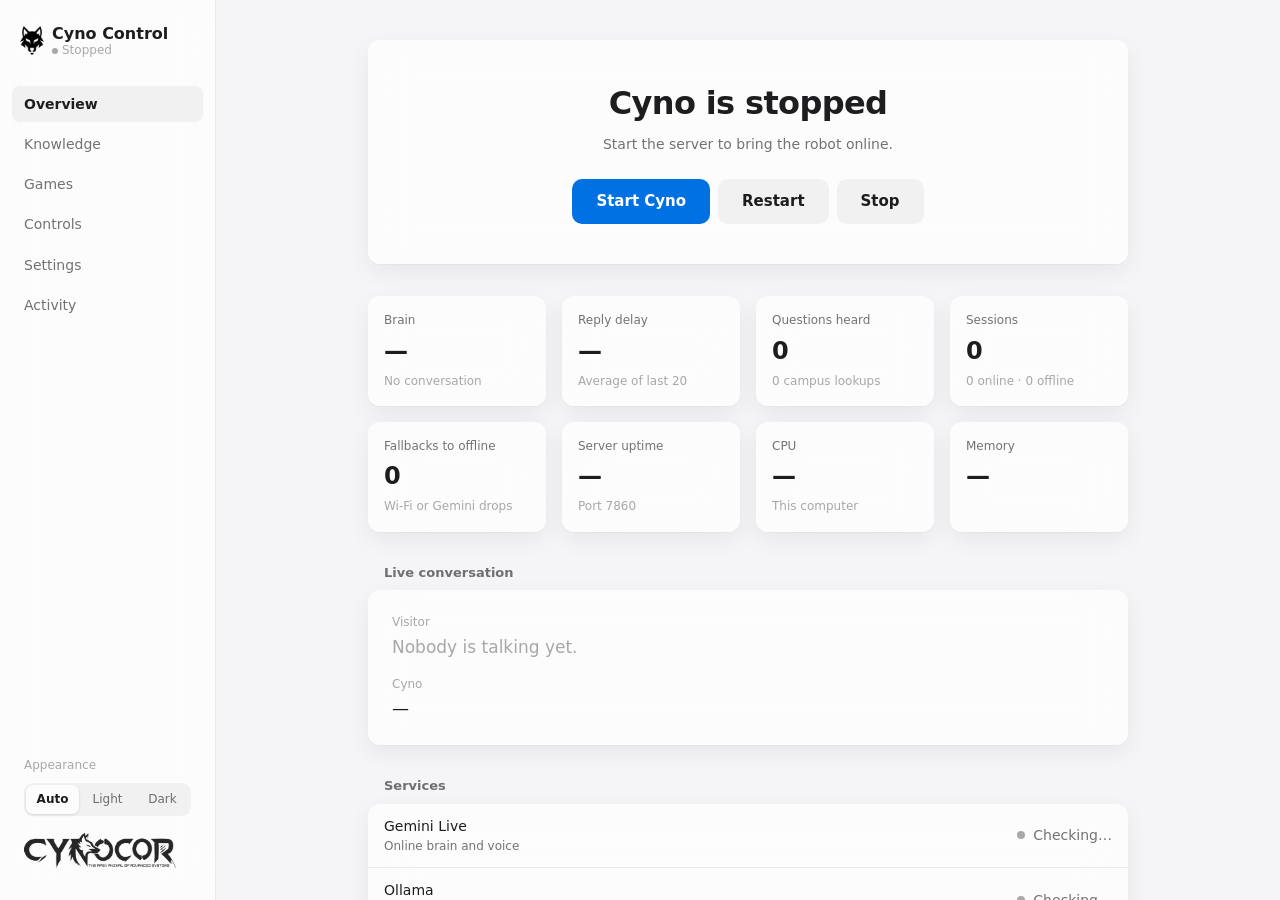
<file: cyno/control/ui.html>
<!DOCTYPE html>
<html lang="en">
<head>
<meta charset="UTF-8" />
<meta name="viewport" content="width=device-width, initial-scale=1.0" />
<title>Cyno Control</title>
<style>
  /* Four colors: background, surface, text (with opacity steps), one accent. */
  :root {
    --bg: #f5f5f7;
    --surface: rgba(255, 255, 255, 0.72);
    --text: 29, 29, 31;
    --accent: #0071e3;
    --ink: rgb(var(--text));
    --ink-2: rgba(var(--text), 0.62);
    --ink-3: rgba(var(--text), 0.38);
    --hair: rgba(var(--text), 0.08);
    --fill: rgba(var(--text), 0.05);
    --shadow: 0 1px 2px rgba(0, 0, 0, 0.04), 0 8px 24px rgba(0, 0, 0, 0.06);
    --radius: 12px;
    --ease: cubic-bezier(0.2, 0.8, 0.2, 1);
    --font: -apple-system, BlinkMacSystemFont, "SF Pro Text", "Segoe UI Variable Text", "Segoe UI", Inter, system-ui, sans-serif;
    --mono: ui-monospace, "SF Mono", "Cascadia Mono", Consolas, Menlo, monospace;
  }
  /* Dark palette: follows the system ("Auto") unless the app's Appearance switch says Light or Dark. */
  :root[data-theme="dark"] {
    --bg: #1c1c1e;
    --surface: rgba(44, 44, 46, 0.72);
    --text: 245, 245, 247;
    --accent: #0a84ff;
    --hair: rgba(var(--text), 0.1);
    --fill: rgba(var(--text), 0.07);
    --shadow: 0 1px 2px rgba(0, 0, 0, 0.3), 0 8px 24px rgba(0, 0, 0, 0.25);
    color-scheme: dark;
  }
  @media (prefers-color-scheme: dark) {
    :root:not([data-theme="light"]) {
      --bg: #1c1c1e;
      --surface: rgba(44, 44, 46, 0.72);
      --text: 245, 245, 247;
      --accent: #0a84ff;
      --hair: rgba(var(--text), 0.1);
      --fill: rgba(var(--text), 0.07);
      --shadow: 0 1px 2px rgba(0, 0, 0, 0.3), 0 8px 24px rgba(0, 0, 0, 0.25);
      color-scheme: dark;
    }
  }
  :root[data-theme="light"] { color-scheme: light; }
  body { transition: background-color .3s var(--ease), color .3s var(--ease); }

  * { box-sizing: border-box; margin: 0; padding: 0; }
  html, body { height: 100%; }
  body {
    background: var(--bg); color: var(--ink); font: 400 14px/1.45 var(--font);
    -webkit-font-smoothing: antialiased; display: flex; overflow: hidden; user-select: none;
  }
  button, input, select { font: inherit; color: inherit; }

  /* ---------- Sidebar ---------- */
  nav {
    width: 216px; flex: none; padding: 24px 12px; display: flex; flex-direction: column; gap: 4px;
    background: var(--surface); backdrop-filter: saturate(180%) blur(24px); -webkit-backdrop-filter: saturate(180%) blur(24px);
    border-right: 1px solid var(--hair);
  }
  .brand { display: flex; align-items: center; gap: 8px; padding: 0 8px 24px; font-weight: 600; font-size: 16px; }
  .brand-dot { width: 10px; height: 10px; border-radius: 50%; background: var(--ink-3); transition: background .3s var(--ease); }
  .brand-dot.live { background: var(--accent); }
  .nav-item {
    appearance: none; border: 0; background: transparent; text-align: left; cursor: pointer;
    padding: 8px 12px; border-radius: 8px; color: var(--ink-2); transition: background .2s var(--ease), color .2s var(--ease);
  }
  .nav-item:hover { background: var(--fill); color: var(--ink); }
  .nav-item.active { background: var(--fill); color: var(--ink); font-weight: 600; }
  .nav-foot { margin-top: auto; padding: 8px 12px; color: var(--ink-3); font-size: 12px; }

  /* ---------- Content ---------- */
  main { flex: 1; overflow-y: auto; padding: 40px 48px 64px; }
  .page { max-width: 760px; margin: 0 auto; display: none; flex-direction: column; gap: 32px; }
  .page.active { display: flex; animation: enter .28s var(--ease); }
  @keyframes enter { from { opacity: 0; transform: translateY(8px); } }
  h1 { font-size: 28px; font-weight: 600; letter-spacing: -0.02em; }
  .lede { color: var(--ink-2); margin-top: 4px; }
  h2 { font-size: 13px; font-weight: 600; color: var(--ink-2); padding: 0 16px 8px; }

  .card {
    background: var(--surface); backdrop-filter: saturate(180%) blur(24px); -webkit-backdrop-filter: saturate(180%) blur(24px);
    border-radius: var(--radius); box-shadow: var(--shadow);
  }

  /* Hero */
  .hero { padding: 40px 32px; text-align: center; display: flex; flex-direction: column; align-items: center; gap: 8px; }
  .hero-title { font-size: 32px; font-weight: 600; letter-spacing: -0.02em; }
  .hero-sub { color: var(--ink-2); }
  .hero-actions { display: flex; gap: 8px; margin-top: 16px; }

  /* Buttons */
  .btn {
    appearance: none; border: 0; cursor: pointer; border-radius: 8px; padding: 8px 16px; font-weight: 600;
    background: var(--fill); color: var(--ink);
    transition: transform .15s var(--ease), background .2s var(--ease), opacity .2s var(--ease);
  }
  .btn:hover { background: var(--hair); }
  .btn:active { transform: scale(0.97); }
  .btn.primary { background: var(--accent); color: #fff; }
  .btn.primary:hover { opacity: 0.88; }
  .btn.large { padding: 12px 24px; font-size: 15px; border-radius: 10px; }
  .btn:disabled { opacity: 0.4; cursor: default; transform: none; }
  .link { color: var(--accent); text-decoration: none; cursor: pointer; }

  /* Stat tiles */
  .tiles { display: grid; grid-template-columns: repeat(4, 1fr); gap: 16px; }
  .tile { padding: 16px; display: flex; flex-direction: column; gap: 4px; min-height: 96px; }
  .tile-label { color: var(--ink-2); font-size: 12px; }
  .tile-value { font-size: 24px; font-weight: 600; letter-spacing: -0.01em; font-variant-numeric: tabular-nums; }
  .tile-note { color: var(--ink-3); font-size: 12px; }

  /* Grouped list (inset, like system settings) */
  .group { overflow: hidden; }
  .row { display: flex; align-items: center; gap: 16px; padding: 12px 16px; min-height: 48px; }
  .row + .row { border-top: 1px solid var(--hair); }
  .row-main { flex: 1; min-width: 0; }
  .row-title { font-weight: 400; }
  .row-sub { color: var(--ink-2); font-size: 12px; margin-top: 2px; }
  .row-value { color: var(--ink-2); text-align: right; }
  .status { display: inline-flex; align-items: center; gap: 8px; color: var(--ink-2); }
  .dot { width: 8px; height: 8px; border-radius: 50%; background: var(--ink-3); flex: none; }
  .dot.on { background: var(--accent); }

  /* Inputs */
  .field {
    width: 240px; padding: 8px 12px; border-radius: 8px; border: 0; outline: none;
    background: var(--fill); transition: box-shadow .2s var(--ease);
  }
  .field:focus { box-shadow: 0 0 0 3px color-mix(in srgb, var(--accent) 35%, transparent); }
  select.field { appearance: none; cursor: pointer; padding-right: 32px;
    background-image: linear-gradient(45deg, transparent 50%, var(--ink-2) 50%), linear-gradient(135deg, var(--ink-2) 50%, transparent 50%);
    background-position: calc(100% - 16px) 50%, calc(100% - 11px) 50%; background-size: 5px 5px; background-repeat: no-repeat; }
  .key-wrap { display: flex; gap: 8px; align-items: center; }

  /* Switch */
  .switch { position: relative; width: 44px; height: 26px; flex: none; }
  .switch input { opacity: 0; width: 0; height: 0; }
  .switch span { position: absolute; inset: 0; border-radius: 13px; background: var(--hair); cursor: pointer; transition: background .25s var(--ease); }
  .switch span::after {
    content: ""; position: absolute; top: 3px; left: 3px; width: 20px; height: 20px; border-radius: 50%;
    background: #fff; box-shadow: 0 1px 3px rgba(0, 0, 0, 0.2); transition: transform .25s var(--ease);
  }
  .switch input:checked + span { background: var(--accent); }
  .switch input:checked + span::after { transform: translateX(18px); }
  .switch input:disabled + span { opacity: 0.4; cursor: default; }

  /* Segmented control */
  .seg { display: inline-flex; padding: 2px; border-radius: 9px; background: var(--fill); gap: 2px; }
  .seg button {
    appearance: none; border: 0; background: transparent; cursor: pointer; padding: 6px 16px; border-radius: 7px;
    color: var(--ink-2); transition: background .2s var(--ease), color .2s var(--ease), box-shadow .2s var(--ease);
  }
  .seg button.on { background: var(--surface); color: var(--ink); font-weight: 600; box-shadow: 0 1px 3px rgba(0, 0, 0, 0.12); }

  /* Face alignment */
  .align-ctl { display: flex; align-items: center; gap: 8px; }
  .align-ctl input[type=range] { width: 200px; accent-color: var(--accent); }
  .align-ctl .num { width: 64px; text-align: right; padding: 6px 8px; }
  .align-ctl .step { padding: 5px 10px; min-width: 32px; }
  .align-pad { display: grid; grid-template-columns: repeat(3, 36px); gap: 4px; }
  .align-pad .btn { padding: 6px 0; }

  /* Games page */
  .pics { display: grid; grid-template-columns: repeat(auto-fill, minmax(132px, 1fr)); gap: 12px; padding: 4px 16px 16px; }
  .pics:empty { display: none; }
  .pic { position: relative; border-radius: 10px; overflow: hidden; background: var(--fill); aspect-ratio: 4 / 3; }
  .pic img { width: 100%; height: 100%; object-fit: cover; display: block; }
  .pic span { position: absolute; left: 0; right: 0; bottom: 0; padding: 4px 8px; font-size: 11px; color: #fff; background: rgba(0, 0, 0, 0.55);
    white-space: nowrap; overflow: hidden; text-overflow: ellipsis; }
  .pic button { position: absolute; top: 6px; right: 6px; width: 26px; height: 26px; border-radius: 50%; border: 0; cursor: pointer;
    background: rgba(0, 0, 0, 0.6); color: #fff; font-size: 14px; line-height: 1; }
  .pic button:hover { background: #d33; }
  .dim { opacity: 0.45; pointer-events: none; }

  /* Conversation */
  .convo { padding: 24px; display: flex; flex-direction: column; gap: 16px; }
  .say-label { font-size: 12px; color: var(--ink-3); margin-bottom: 4px; }
  .say { font-size: 17px; line-height: 1.4; }
  .say.muted { color: var(--ink-3); }

  /* Logs */
  .log {
    font: 12px/1.6 var(--mono); padding: 16px; height: 480px; overflow-y: auto; white-space: pre-wrap; word-break: break-word;
    user-select: text; color: var(--ink-2);
  }
  .log .err { color: var(--ink); font-weight: 600; }
  .bench { font: 12px/1.6 var(--mono); padding: 0 16px 16px; white-space: pre-wrap; color: var(--ink-2); user-select: text; }
  .bench:empty { display: none; }

  .toolbar { display: flex; align-items: center; gap: 16px; justify-content: space-between; padding: 0 0 8px; }

  /* Banner + toast */
  .banner { padding: 16px; display: none; align-items: center; gap: 16px; }
  .banner.show { display: flex; animation: enter .28s var(--ease); }
  .banner .row-main { color: var(--ink-2); }
  .toast {
    position: fixed; left: 50%; bottom: 32px; transform: translate(-50%, 16px); opacity: 0; pointer-events: none;
    padding: 12px 20px; border-radius: 999px; background: var(--surface); box-shadow: var(--shadow);
    backdrop-filter: blur(24px); -webkit-backdrop-filter: blur(24px); transition: opacity .25s var(--ease), transform .25s var(--ease);
  }
  .toast.show { opacity: 1; transform: translate(-50%, 0); }

  /* Brand (Cynocor logos are monochrome: black in light mode, white in dark mode) */
  .brand-mark { width: 24px; height: 29px; flex: none; background: url("assets/cynocor-wolf-black.png") center / contain no-repeat; }
  .wordmark { width: 152px; height: 36px; background: url("assets/cynocor-wordmark-black.png") left center / contain no-repeat; opacity: 0.85; }
  :root[data-theme="dark"] .brand-mark { background-image: url("assets/cynocor-wolf-white.png"); }
  :root[data-theme="dark"] .wordmark { background-image: url("assets/cynocor-wordmark-white.png"); }
  @media (prefers-color-scheme: dark) {
    :root:not([data-theme="light"]) .brand-mark { background-image: url("assets/cynocor-wolf-white.png"); }
    :root:not([data-theme="light"]) .wordmark { background-image: url("assets/cynocor-wordmark-white.png"); }
  }
  .appearance { display: flex; flex-direction: column; gap: 8px; padding: 0 0 16px; }
  .appearance .seg { width: 100%; }
  .appearance .seg button { flex: 1; padding: 6px 0; font-size: 12px; }
  .warn { font-size: 12px; color: var(--ink); background: var(--fill); border-radius: 8px; padding: 8px 12px; display: none; }
  .warn.show { display: block; }
  .brand-name { display: flex; flex-direction: column; line-height: 1.2; }
  .brand-name small { font-weight: 400; font-size: 12px; color: var(--ink-3); }

  /* Knowledge */
  textarea.field { width: 100%; min-height: 112px; resize: vertical; line-height: 1.5; font-family: var(--font); }
  .stack { padding: 16px; display: flex; flex-direction: column; gap: 8px; }
  .stack label { font-size: 12px; color: var(--ink-2); }
  .stack .field { width: 100%; }
  .stack-foot { display: flex; justify-content: space-between; align-items: center; gap: 8px; padding-top: 8px; }
  .hint { color: var(--ink-3); font-size: 12px; }
  .row.tap { cursor: pointer; transition: background .2s var(--ease); }
  .row.tap:hover { background: var(--fill); }
  .fact-answer { color: var(--ink-2); font-size: 12px; margin-top: 2px; overflow: hidden; text-overflow: ellipsis; white-space: nowrap; }
  .chip { font-size: 12px; padding: 2px 8px; border-radius: 999px; background: var(--fill); color: var(--ink-2); white-space: nowrap; }
  .chevron { color: var(--ink-3); }
  .search { display: flex; gap: 8px; }
  .search .field { flex: 1; width: auto; }
  .result { padding: 12px 16px; border-top: 1px solid var(--hair); }
  .result:first-child { border-top: 0; }
  .empty { padding: 24px 16px; text-align: center; color: var(--ink-3); }

  /* Sheet (modal editor) */
  .scrim {
    position: fixed; inset: 0; background: rgba(0, 0, 0, 0.18); display: flex; align-items: center; justify-content: center;
    opacity: 0; pointer-events: none; transition: opacity .25s var(--ease); z-index: 50;
  }
  .scrim.show { opacity: 1; pointer-events: auto; }
  .sheet {
    width: min(560px, calc(100% - 48px)); max-height: calc(100% - 48px); overflow-y: auto; padding: 24px;
    display: flex; flex-direction: column; gap: 16px; transform: translateY(16px) scale(0.98); transition: transform .3s var(--ease);
    background: var(--bg); border-radius: 16px; box-shadow: 0 24px 64px rgba(0, 0, 0, 0.2);
  }
  .scrim.show .sheet { transform: none; }
  .sheet h3 { font-size: 20px; font-weight: 600; letter-spacing: -0.01em; }
  .sheet .stack { padding: 0; }
  .sheet-foot { display: flex; gap: 8px; align-items: center; }
  .sheet-foot .spacer { flex: 1; }

  @media (max-width: 1000px) { .tiles { grid-template-columns: repeat(2, 1fr); } main { padding: 32px 24px 48px; } }
</style>
</head>
<body>
  <nav>
    <div class="brand">
      <span class="brand-mark" role="img" aria-label="Cynocor"></span>
      <span class="brand-name">Cyno Control<small><span class="brand-dot" id="brandDot" style="display:inline-block;width:6px;height:6px;margin-right:4px;vertical-align:middle"></span><span id="brandState">Stopped</span></small></span>
    </div>
    <button class="nav-item active" data-page="overview">Overview</button>
    <button class="nav-item" data-page="knowledge">Knowledge</button>
    <button class="nav-item" data-page="games">Games</button>
    <button class="nav-item" data-page="controls">Controls</button>
    <button class="nav-item" data-page="settings">Settings</button>
    <button class="nav-item" data-page="activity">Activity</button>
    <div class="nav-foot">
      <div class="appearance">
        <span class="hint">Appearance</span>
        <div class="seg" id="segTheme2" role="group" aria-label="Appearance"><button data-v="auto">Auto</button><button data-v="light">Light</button><button data-v="dark">Dark</button></div>
      </div>
      <div class="wordmark" role="img" aria-label="Cynocor, the apex animal of advanced systems"></div>
    </div>
  </nav>

  <main>
    <!-- ================= Overview ================= -->
    <section class="page active" id="overview">
      <div class="card hero">
        <div class="hero-title" id="heroTitle">Cyno is stopped</div>
        <div class="hero-sub" id="heroSub">Start the server to bring the robot online.</div>
        <div class="hero-actions">
          <button class="btn primary large" id="btnStart">Start Cyno</button>
          <button class="btn large" id="btnRestart">Restart</button>
          <button class="btn large" id="btnStop">Stop</button>
        </div>
      </div>

      <div class="tiles">
        <div class="card tile"><span class="tile-label">Brain</span><span class="tile-value" id="tMode">—</span><span class="tile-note" id="tModeNote">No conversation</span></div>
        <div class="card tile"><span class="tile-label">Reply delay</span><span class="tile-value" id="tDelay">—</span><span class="tile-note" id="tDelayNote">Average of last 20</span></div>
        <div class="card tile"><span class="tile-label">Questions heard</span><span class="tile-value" id="tTurns">0</span><span class="tile-note" id="tKb">0 campus lookups</span></div>
        <div class="card tile"><span class="tile-label">Sessions</span><span class="tile-value" id="tSessions">0</span><span class="tile-note" id="tSessionsNote">0 online · 0 offline</span></div>
        <div class="card tile"><span class="tile-label">Fallbacks to offline</span><span class="tile-value" id="tFallbacks">0</span><span class="tile-note">Wi-Fi or Gemini drops</span></div>
        <div class="card tile"><span class="tile-label">Server uptime</span><span class="tile-value" id="tUptime">—</span><span class="tile-note" id="tPort">Port 7860</span></div>
        <div class="card tile"><span class="tile-label">CPU</span><span class="tile-value" id="tCpu">—</span><span class="tile-note">This computer</span></div>
        <div class="card tile"><span class="tile-label">Memory</span><span class="tile-value" id="tMem">—</span><span class="tile-note" id="tMemNote"></span></div>
      </div>

      <div>
        <h2>Live conversation</h2>
        <div class="card convo">
          <div><div class="say-label">Visitor</div><div class="say muted" id="sayUser">Nobody is talking yet.</div></div>
          <div><div class="say-label">Cyno</div><div class="say" id="sayBot">—</div></div>
        </div>
      </div>

      <div>
        <h2>Services</h2>
        <div class="card group">
          <div class="row"><div class="row-main"><div class="row-title">Gemini Live</div><div class="row-sub">Online brain and voice</div></div><span class="status" id="sGemini"><span class="dot"></span>Checking…</span></div>
          <div class="row"><div class="row-main"><div class="row-title">Ollama</div><div class="row-sub" id="sOllamaSub">Offline brain</div></div><span class="status" id="sOllama"><span class="dot"></span>Checking…</span></div>
          <div class="row"><div class="row-main"><div class="row-title">Offline voice and hearing</div><div class="row-sub">Whisper and Kokoro, loaded at start</div></div><span class="status" id="sOffline"><span class="dot"></span>Not loaded</span></div>
        </div>
      </div>
    </section>

    <!-- ================= Knowledge ================= -->
    <section class="page" id="knowledge">
      <div><h1>Knowledge</h1><p class="lede">Teach Cyno what to say and how to behave. Changes apply from the next conversation.</p></div>

      <div>
        <h2>Instructions</h2>
        <div class="card stack">
          <label for="fInstructions">How Cyno should behave</label>
          <textarea class="field" id="fInstructions" placeholder="For example: Today is the IIT Open Day. Invite visitors to the Main Auditorium for the 10 AM welcome talk. Speak a little slower."></textarea>
          <label for="fGreeting">Greeting</label>
          <input class="field" id="fGreeting" />
          <div class="stack-foot">
            <span class="hint">Use instructions for behaviour and announcements. Put facts below so Cyno only answers what you've confirmed.</span>
            <button class="btn primary" id="btnSaveInstr">Save</button>
          </div>
        </div>
      </div>

      <div>
        <h2>Answer rules</h2>
        <div class="card group">
          <div class="row"><div class="row-main"><div class="row-title">Strict answers</div><div class="row-sub">Only confirmed facts, no guessing. If Cyno doesn't know or facts disagree, it says so and points to the front desk.</div></div><label class="switch"><input type="checkbox" id="swStrict" /><span></span></label></div>
          <div class="row"><div class="row-main"><div class="row-title">Social chat</div><div class="row-sub">Friendly small talk and clean jokes, with safety limits: no politics, religion, romance or personal details, and it never makes up campus facts. Off = receptionist questions only.</div></div><label class="switch"><input type="checkbox" id="swSocial" /><span></span></label></div>
          <div class="row"><div class="row-main"><div class="row-title">Stay on topic</div><div class="row-sub">Politely decline questions that aren't about IIT</div></div><label class="switch"><input type="checkbox" id="swOnTopic" /><span></span></label></div>
        </div>
      </div>

      <div>
        <div class="toolbar" style="padding:0 0 8px 16px">
          <h2 style="padding:0">Campus facts <span id="factCount" style="font-weight:400"></span></h2>
          <button class="btn primary" id="btnAddFact">Add fact</button>
        </div>
        <div class="card group" id="factList"></div>
      </div>

      <div>
        <h2>Try a question</h2>
        <div class="card group">
          <div class="row search"><input class="field" id="fTry" placeholder="Where is the library?" /><button class="btn" id="btnTry">Check</button></div>
          <div id="tryResults"></div>
        </div>
      </div>
    </section>

    <!-- ================= Games ================= -->
    <section class="page" id="games">
      <div><h1>Games</h1><p class="lede">Short games visitors play on the chest screen, by touch or by saying "play a game".</p></div>

      <div>
        <h2>Games on the robot</h2>
        <div class="card group">
          <div class="row"><div class="row-main"><div class="row-title">Games</div><div class="row-sub">Master switch. Off hides the Games button and Cynobot stops offering games.</div></div><label class="switch"><input type="checkbox" id="swGames" /><span></span></label></div>
          <div id="gameRows"></div>
        </div>
      </div>

      <div>
        <h2>Time limits</h2>
        <div class="card group">
          <div class="row"><div class="row-main"><div class="row-title">Longest game</div><div class="row-sub">A game ends at this time, then the screen goes back to receptionist mode.</div></div>
            <select class="field" id="selGameLimit" style="width:160px"><option value="60">1 minute</option><option value="120">2 minutes</option><option value="180">3 minutes</option><option value="300">5 minutes</option><option value="600">10 minutes</option></select></div>
          <div class="row"><div class="row-main"><div class="row-title">Close when nobody is playing</div><div class="row-sub">A tap game closes after this long with no touch.</div></div>
            <select class="field" id="selGameIdle" style="width:160px"><option value="20">20 seconds</option><option value="30">30 seconds</option><option value="45">45 seconds</option><option value="60">1 minute</option></select></div>
          <div class="row"><div class="row-main"><div class="row-title">Game sounds</div><div class="row-sub">Quiet bleeps for jumps, batteries and crashes in Cyno Run. Cynobot's voice is not affected.</div></div><label class="switch"><input type="checkbox" id="swGameSound" /><span></span></label></div>
        </div>
      </div>

      <div>
        <div class="list-head" style="display:flex;align-items:center;justify-content:space-between">
          <h2 style="padding:0">Picture Puzzle pictures <span id="picCount" style="font-weight:400"></span></h2>
          <button class="btn" id="btnAddPics">Add pictures…</button>
        </div>
        <div class="card group">
          <div class="row"><div class="row-main"><div class="row-sub" id="picNote">Landscape photos work best. With no pictures here, the puzzle uses the campus photos.</div></div></div>
          <div class="pics" id="picList"></div>
        </div>
      </div>

      <div>
        <h2>Questions and today's scores</h2>
        <div class="card group">
          <div class="row"><div class="row-main"><div class="row-title">Riddles and Find Your Degree questions</div><div class="row-sub">Opens data/game_content.json. Changes apply the next time a game starts.</div></div><button class="btn" id="btnGameContent">Open file</button></div>
          <div class="row"><div class="row-main"><div class="row-title">Today's best</div><div class="row-sub" id="bestToday">No games finished today.</div></div></div>
        </div>
      </div>
    </section>

    <!-- ================= Controls ================= -->
    <section class="page" id="controls">
      <div><h1>Controls</h1><p class="lede">Drive the robot's screens and test its fallbacks.</p></div>

      <div>
        <h2>Displays</h2>
        <div class="card group">
          <div class="row"><div class="row-main"><div class="row-title">Chest touchscreen</div><div class="row-sub">Microphone, speaker, captions and info cards</div></div><button class="btn" data-open="chest">Open</button></div>
          <div class="row"><div class="row-main"><div class="row-title">Locked chest screen</div><div class="row-sub" id="kioskSub">Full screen with no close button, so visitors can't close it. To unlock on the screen: tap the CYNOBOT logo 3 times, hold it for 10 seconds, then enter the PIN. Or unlock from here.</div></div>
            <div class="align-ctl"><input class="field" id="fKioskPin" type="password" inputmode="numeric" maxlength="8" placeholder="New PIN" style="width:110px" autocomplete="off" /><button class="btn" id="btnKioskPin">Set PIN</button><button class="btn primary" id="btnKiosk">Open locked</button></div></div>
          <div class="row"><div class="row-main"><div class="row-title">Chest background</div><div class="row-sub" id="sceneSub">The moving particle scene on the new chest screen. Lower it if the screen feels slow.</div></div>
            <select class="field" id="selScene" style="width:240px"><option value="auto">Automatic (recommended)</option><option value="full">Full: most particles</option><option value="light">Light: fewest particles</option><option value="off">Off: plain background</option></select></div>
          <div class="row"><div class="row-main"><div class="row-title">Face display</div><div class="row-sub">Second screen. Press F for fullscreen.</div></div><button class="btn" data-open="face">Open</button></div>
          <div class="row"><div class="row-main"><div class="row-title">Eye style</div><div class="row-sub">How the face's eyes look. Every expression (hearts, stars, a laugh, a wink...) works with both.</div></div>
            <select class="field" id="selEyes" style="width:180px"><option value="rings">Sparkle rings</option><option value="pills">Pills</option></select></div>
          <div class="row"><div class="row-main"><div class="row-title">Calm face</div><div class="row-sub">Stops the face glancing around, breathing and hopping, and blinks steadily. Expressions still show.</div></div><label class="switch"><input type="checkbox" id="swCalm" /><span></span></label></div>
          <div class="row"><div class="row-main"><div class="row-title">Face dozes off after</div><div class="row-sub">With nobody talking to Cynobot, the face gets sleepy. It wakes up when someone taps Tap to talk.</div></div>
            <select class="field" id="selSleep" style="width:180px"><option value="60">1 minute</option><option value="120">2 minutes</option><option value="300">5 minutes</option><option value="600">10 minutes</option><option value="0">Never</option></select></div>
        </div>
      </div>

      <div>
        <h2>Face</h2>
        <div class="card group">
          <div class="row"><div class="row-main"><div class="row-title">Expression</div><div class="row-sub">Overrides until Cyno next speaks</div></div>
            <div class="seg" id="segExpr"><button data-v="IDLE">Idle</button><button data-v="HAPPY">Happy</button><button data-v="THINKING">Thinking</button><button data-v="SPEAKING">Speaking</button></div></div>
          <div class="row"><div class="row-main"><div class="row-title">Color</div></div>
            <div class="seg" id="segTheme"><button data-v="RED">Red</button><button data-v="BLUE">Blue</button></div></div>
        </div>
      </div>

      <div>
        <h2>Devices</h2>
        <div class="card group">
          <div class="row"><div class="row-main"><div class="row-title">Microphone, speaker and camera</div><div class="row-sub" id="devSub">Which devices Cynobot uses. Only Cynobot changes; the computer's own sound settings stay as they are.</div></div><button class="btn" id="btnScanDev">Find devices</button></div>
          <div class="row"><div class="row-main"><div class="row-title">Microphone</div><div class="row-sub">Used from the next conversation</div></div><select class="field" id="selMic" data-kind="mic" style="width:300px"></select></div>
          <div class="row"><div class="row-main"><div class="row-title">Speaker</div><div class="row-sub">Changes straight away (Chrome or Edge)</div></div><select class="field" id="selSpeaker" data-kind="speaker" style="width:300px"></select></div>
          <div class="row"><div class="row-main"><div class="row-title">Camera</div><div class="row-sub">For Selfie with Cynobot</div></div><select class="field" id="selCamera" data-kind="camera" style="width:300px"></select></div>
        </div>
      </div>

      <div>
        <h2>Face alignment</h2>
        <div class="card group">
          <div class="row"><div class="row-main"><div class="row-title">Glow ring</div><div class="row-sub" id="alignSub">Move each edge of the glowing frame so it lines up with the head opening. Changes show on the face display straight away.</div></div><button class="btn" id="btnAlignReset">Reset</button></div>
          <div class="row"><div class="row-main"><div class="row-title">Top edge</div><div class="row-sub">Pixels from the top of the screen</div></div>
            <div class="align-ctl" data-side="top"><button class="btn step" data-d="-1">−</button><input type="range" min="0" max="300" /><button class="btn step" data-d="1">+</button><input class="field num" type="number" min="0" max="600" /></div></div>
          <div class="row"><div class="row-main"><div class="row-title">Bottom edge</div><div class="row-sub">Pixels from the bottom</div></div>
            <div class="align-ctl" data-side="bottom"><button class="btn step" data-d="-1">−</button><input type="range" min="0" max="300" /><button class="btn step" data-d="1">+</button><input class="field num" type="number" min="0" max="600" /></div></div>
          <div class="row"><div class="row-main"><div class="row-title">Left edge</div><div class="row-sub">Pixels from the left</div></div>
            <div class="align-ctl" data-side="left"><button class="btn step" data-d="-1">−</button><input type="range" min="0" max="300" /><button class="btn step" data-d="1">+</button><input class="field num" type="number" min="0" max="600" /></div></div>
          <div class="row"><div class="row-main"><div class="row-title">Right edge</div><div class="row-sub">Pixels from the right</div></div>
            <div class="align-ctl" data-side="right"><button class="btn step" data-d="-1">−</button><input type="range" min="0" max="300" /><button class="btn step" data-d="1">+</button><input class="field num" type="number" min="0" max="600" /></div></div>
          <div class="row"><div class="row-main"><div class="row-title">Corner roundness</div><div class="row-sub">Radius of the frame corners</div></div>
            <div class="align-ctl" data-side="radius"><button class="btn step" data-d="-1">−</button><input type="range" min="0" max="400" /><button class="btn step" data-d="1">+</button><input class="field num" type="number" min="0" max="400" /></div></div>
          <div class="row"><div class="row-main"><div class="row-title">Move or resize the whole ring</div><div class="row-sub">Arrows shift it by 2 px; centre buttons grow or shrink it on every side.</div></div>
            <div class="align-pad"><span></span><button class="btn" data-move="up" title="Move up">↑</button><span></span><button class="btn" data-move="left" title="Move left">←</button><button class="btn" data-move="grow" title="Bigger on every side">＋</button><button class="btn" data-move="right" title="Move right">→</button><button class="btn" data-move="shrink" title="Smaller on every side">－</button><button class="btn" data-move="down" title="Move down">↓</button><span></span></div></div>
        </div>
      </div>

      <div>
        <h2>Offline mode</h2>
        <div class="card group">
          <div class="row"><div class="row-main"><div class="row-title">Ollama</div><div class="row-sub">Must be running for offline answers</div></div><button class="btn" id="btnOllama">Start Ollama</button></div>
          <div class="row"><div class="row-main"><div class="row-title">Speed benchmark</div><div class="row-sub">Times Whisper, Ollama and Kokoro on this computer (1–3 min)</div></div><button class="btn" id="btnBench">Run</button></div>
          <div class="bench" id="benchOut"></div>
          <div class="row"><div class="row-main"><div class="row-title">Simulate Wi-Fi drop</div><div class="row-sub" id="outageSub">Cuts Gemini so you can watch Cyno fall back. Needs Debug tools.</div></div><label class="switch"><input type="checkbox" id="swOutage" /><span></span></label></div>
        </div>
      </div>
    </section>

    <!-- ================= Settings ================= -->
    <section class="page" id="settings">
      <div><h1>Settings</h1><p class="lede">Saved to <code>.env</code> on this computer. Restart Cyno to apply.</p></div>

      <div class="card banner" id="restartBanner">
        <div class="row-main">Saved. Restart Cyno to use the new settings.</div>
        <button class="btn primary" id="btnBannerRestart">Restart now</button>
      </div>

      <div>
        <h2>Online · Gemini</h2>
        <div class="card group">
          <div class="row"><div class="row-main"><div class="row-title">API key</div><div class="row-sub" id="keySub">Free from <a class="link" id="keyLink">aistudio.google.com/apikey</a></div></div>
            <div class="key-wrap"><input class="field" type="password" id="fKey" autocomplete="off" spellcheck="false" /><button class="btn" id="btnShowKey">Show</button></div></div>
          <div class="row"><div class="row-main"><div class="row-title">Voice</div></div><select class="field" data-key="GEMINI_VOICE"></select></div>
          <div class="row"><div class="row-main"><div class="row-title">Model</div><div class="row-sub">Leave empty for the default</div></div><input class="field" data-key="GEMINI_MODEL" placeholder="models/gemini-3.1-flash-live-preview" /></div>
          <div class="row"><div class="row-main"><div class="row-title">Languages</div><div class="row-sub">Add <code>si-LK</code> for Sinhala later</div></div><input class="field" data-key="CYNO_LANGUAGES" placeholder="en-US" /></div>
        </div>
      </div>

      <div>
        <h2>Offline · on this computer</h2>
        <div class="card group">
          <div class="row"><div class="row-main"><div class="row-title">Brain (Ollama model)</div><div class="row-sub">Smaller models answer faster</div></div><select class="field" data-key="OLLAMA_MODEL"></select></div>
          <div class="row"><div class="row-main"><div class="row-title">Hearing (Whisper model)</div><div class="row-sub">base.en is faster, small.en is more accurate</div></div><select class="field" data-key="WHISPER_MODEL"></select></div>
          <div class="row"><div class="row-main"><div class="row-title">Voice (Kokoro)</div></div><select class="field" data-key="KOKORO_VOICE"></select></div>
          <div class="row"><div class="row-main"><div class="row-title">Voice CPU threads</div><div class="row-sub">Empty = automatic</div></div><input class="field" data-key="KOKORO_THREADS" inputmode="numeric" placeholder="Automatic" /></div>
        </div>
      </div>

      <div>
        <h2>Server</h2>
        <div class="card group">
          <div class="row"><div class="row-main"><div class="row-title">Return to idle after</div><div class="row-sub">Seconds of silence before Cyno decides the visitor has left. 0 turns it off.</div></div><input class="field" data-key="CYNO_IDLE_SECS" inputmode="numeric" placeholder="40" /></div>
          <div class="row"><div class="row-main"><div class="row-title">Port</div></div><input class="field" data-key="PORT" inputmode="numeric" placeholder="7860" /></div>
          <div class="row"><div class="row-main"><div class="row-title">Always use offline mode</div><div class="row-sub">Rehearse without Gemini</div></div><label class="switch"><input type="checkbox" data-key="CYNO_FORCE_OFFLINE" /><span></span></label></div>
          <div class="row"><div class="row-main"><div class="row-title">Debug tools</div><div class="row-sub">Enables the Wi-Fi drop simulator</div></div><label class="switch"><input type="checkbox" data-key="CYNO_DEBUG" /><span></span></label></div>
        </div>
      </div>

      <div style="display:flex; justify-content:flex-end; gap:8px;">
        <button class="btn" id="btnRevert">Revert</button>
        <button class="btn primary" id="btnSave">Save</button>
      </div>
    </section>

    <!-- ================= Activity ================= -->
    <section class="page" id="activity">
      <div><h1>Activity</h1><p class="lede">Live server log.</p></div>
      <div>
        <div class="toolbar">
          <div class="seg" id="segLog"><button data-v="all" class="on">All</button><button data-v="err">Problems</button></div>
          <div style="display:flex; align-items:center; gap:16px;">
            <span class="status">Debug lines <label class="switch"><input type="checkbox" id="swDebugLines" /><span></span></label></span>
            <button class="btn" id="btnClearLog">Clear</button>
          </div>
        </div>
        <div class="card log" id="log"></div>
      </div>
    </section>
  </main>

  <div class="scrim" id="factScrim">
    <div class="sheet" role="dialog" aria-modal="true" aria-labelledby="factTitleHead">
      <h3 id="factTitleHead">New fact</h3>
      <div class="stack">
        <label for="fFactTitle">Title</label>
        <input class="field" id="fFactTitle" placeholder="Library" />
        <label for="fFactAnswer">What Cyno should say</label>
        <textarea class="field" id="fFactAnswer" placeholder="The library is on the second floor, next to the lifts. It's open from 8 AM to 8 PM."></textarea>
        <label for="fFactKeywords">Words visitors might use, separated by commas</label>
        <input class="field" id="fFactKeywords" placeholder="library, books, study, reading" />
        <span class="hint">Leave empty to use words from the title.</span>
        <div class="warn" id="overlapWarn"></div>
        <label for="fFactImage">Picture on the chest screen</label>
        <div style="display:flex;gap:8px"><select class="field" id="fFactImage" style="flex:1"></select><button class="btn" id="btnAddPicture" type="button">Add picture…</button></div>
        <label for="fFactIcon">Drawing the screen particles form</label>
        <select class="field" id="fFactIcon" style="width:100%">
          <option value="">Automatic (from the title and keywords)</option>
          <option value="pin">Map pin: places</option><option value="cap">Graduation cap: programmes</option>
          <option value="mail">Envelope: applying, email</option><option value="phone">Phone: contact</option>
          <option value="book">Open book: library, facilities</option><option value="globe">Globe: partners</option>
          <option value="people">People: staff, teams</option><option value="chip">Chip: Cynobot, technology</option>
          <option value="building">Building: about IIT</option>
        </select>
        <label for="fFactLink">Link shown as a QR code</label>
        <input class="field" id="fFactLink" placeholder="https://… or mailto:name@iit.ac.lk (directions, a form, an email)" />
        <span class="hint">Visitors scan it with their phone. Leave empty for no QR code.</span>
        <label for="fFactSource">Source</label>
        <input class="field" id="fFactSource" placeholder="Where this came from" />
      </div>
      <div class="row" style="padding:0"><div class="row-main"><div class="row-title">Confirmed by the team</div><div class="row-sub">Unconfirmed facts are flagged for checking</div></div><label class="switch"><input type="checkbox" id="fFactVerified" checked /><span></span></label></div>
      <div class="sheet-foot">
        <button class="btn" id="btnDeleteFact">Delete</button>
        <span class="spacer"></span>
        <button class="btn" id="btnCancelFact">Cancel</button>
        <button class="btn primary" id="btnSaveFact">Save</button>
      </div>
    </div>
  </div>

  <div class="toast" id="toast"></div>

<script>
// Any script error while the page loads used to leave it frozen on "Checking…". Show it instead.
window.addEventListener('error', (e) => {
  const t = document.getElementById('heroTitle'), d = document.getElementById('heroSub');
  if (t) t.textContent = 'Cyno Control has a problem';
  if (d) d.textContent = `Page error: ${e.message} (line ${e.lineno}). Please send this to the team.`;
});

const $ = (id) => document.getElementById(id);
let api = null;
let lastStatus = null;
let settings = null;

// ---------- helpers ----------
function toast(msg) {
  const t = $('toast'); t.textContent = msg; t.classList.add('show');
  clearTimeout(toast._t); toast._t = setTimeout(() => t.classList.remove('show'), 2600);
}
async function call(name, ...args) {
  try {
    const r = await api[name](...args);
    if (r && r.ok === false && r.error) toast(r.error);
    return r;
  } catch (e) { toast(String(e)); return null; }
}
function fmtDur(s) {
  if (s == null) return '—';
  if (s < 60) return `${s}s`;
  const m = Math.floor(s / 60); if (m < 60) return `${m}m ${s % 60}s`;
  return `${Math.floor(m / 60)}h ${m % 60}m`;
}
function setStatus(el, on, text) { el.innerHTML = `<span class="dot ${on ? 'on' : ''}"></span>${text}`; }
function setSeg(seg, value) { [...$(seg).children].forEach(b => b.classList.toggle('on', b.dataset.v === value)); }

// ---------- navigation ----------
document.querySelectorAll('.nav-item').forEach(b => b.addEventListener('click', () => {
  document.querySelectorAll('.nav-item').forEach(n => n.classList.toggle('active', n === b));
  document.querySelectorAll('.page').forEach(p => p.classList.toggle('active', p.id === b.dataset.page));
  if (b.dataset.page === 'settings') loadSettings();
  if (b.dataset.page === 'knowledge') loadKnowledge();
}));

// ---------- overview ----------
function render(s) {
  lastStatus = s;
  const srv = s.server, st = s.state, stats = s.stats;
  const live = st && st.voice_status === 'LIVE';
  $('brandDot').classList.toggle('live', srv.running);
  $('brandState').textContent = srv.starting ? 'Starting…' : !srv.running ? 'Stopped' : live ? (st.voice_mode === 'OFFLINE' ? 'Live · offline' : 'Live · online') : 'Ready';

  if (srv.starting) { $('heroTitle').textContent = 'Starting Cyno…'; $('heroSub').textContent = 'Loading the server. This takes a few seconds.'; }
  else if (!srv.running && s.failure) { $('heroTitle').textContent = s.failure.title; $('heroSub').textContent = `${s.failure.detail} Full details are in Activity.`; }
  else if (!srv.running) { $('heroTitle').textContent = 'Cyno is stopped'; $('heroSub').textContent = 'Start the server to bring the robot online.'; }
  else if (live) { $('heroTitle').textContent = 'Cyno is listening'; $('heroSub').textContent = `${st.voice_mode === 'OFFLINE' ? 'Offline mode' : 'Online with Gemini'} · conversation ${fmtDur(stats && stats.session_s)}`; }
  else { $('heroTitle').textContent = 'Cyno is ready'; $('heroSub').textContent = 'Waiting for someone to tap “Tap to talk” on the chest screen.'; }
  if (srv.running && !srv.owned) $('heroSub').textContent += ' · started outside this app';

  $('btnStart').disabled = srv.running || srv.starting;
  $('btnStop').disabled = !srv.owned;
  $('btnRestart').disabled = !srv.owned;

  $('tMode').textContent = live ? (st.voice_mode === 'OFFLINE' ? 'Offline' : 'Online') : '—';
  $('tModeNote').textContent = live ? (st.voice_mode === 'OFFLINE' ? 'Whisper · Ollama · Kokoro' : 'Gemini Live') : (s.force_offline ? 'Forced offline' : 'No conversation');
  $('tDelay').textContent = stats && stats.avg_delay_s != null ? `${stats.avg_delay_s.toFixed(1)}s` : '—';
  $('tDelayNote').textContent = stats && stats.last_delay_s != null ? `Last ${stats.last_delay_s.toFixed(1)}s · avg of 20` : 'Average of last 20';
  $('tTurns').textContent = stats ? stats.turns : 0;
  $('tKb').textContent = `${stats ? stats.kb_lookups : 0} answers matched a fact`;
  $('tSessions').textContent = stats ? stats.sessions_online + stats.sessions_offline : 0;
  $('tSessionsNote').textContent = `${stats ? stats.sessions_online : 0} online · ${stats ? stats.sessions_offline : 0} offline`;
  $('tFallbacks').textContent = stats ? stats.fallbacks : 0;
  $('tUptime').textContent = stats ? fmtDur(stats.uptime_s) : '—';
  $('tPort').textContent = `Port ${srv.port}`;
  $('tCpu').textContent = `${Math.round(s.system.cpu)}%`;
  $('tMem').textContent = `${Math.round(s.system.mem_percent)}%`;
  $('tMemNote').textContent = `${s.system.mem_used_gb} of ${s.system.mem_total_gb} GB`;

  const user = st && st.user_text;
  $('sayUser').textContent = user || 'Nobody is talking yet.';
  $('sayUser').classList.toggle('muted', !user);
  $('sayBot').textContent = (st && st.last_spoken_text) || '—';

  const g = s.gemini;
  if (!g.key_set) setStatus($('sGemini'), false, 'No API key');
  else if (g.reachable === false) setStatus($('sGemini'), false, 'Unreachable');
  else if (g.reachable) setStatus($('sGemini'), true, 'Reachable');
  const o = s.ollama;
  if (!o.running) setStatus($('sOllama'), false, 'Not running');
  else if (!o.models.includes(o.wanted)) setStatus($('sOllama'), false, `${o.wanted} not downloaded`);
  else setStatus($('sOllama'), true, o.loaded.includes(o.wanted) ? 'Ready' : 'Running');
  $('sOllamaSub').textContent = `Offline brain · ${o.wanted}`;
  setStatus($('sOffline'), s.offline_ready, s.offline_ready ? 'Loaded' : (srv.running ? 'Loading…' : 'Not loaded'));

  if (st) { setSeg('segExpr', st.expression === 'GREET' ? 'HAPPY' : st.expression); setSeg('segTheme', st.theme); }
  $('swOutage').disabled = !s.debug || !srv.running;
  $('outageSub').textContent = s.debug ? 'Cuts Gemini so you can watch Cyno fall back.' : 'Turn on Debug tools in Settings, then restart.';
}

async function poll() {
  try {
    const s = await call('get_status');
    if (s && s.error) showStatusError(`Cyno Control could not read the status: ${s.error}`);
    else if (s) render(s);
    else showStatusError('Cyno Control did not get a status reply from its backend.');
  } catch (e) {
    showStatusError(`The status page hit an error: ${e && e.message ? e.message : e}`);
  }
  setTimeout(poll, 1000);  // always keep polling, even after an error
}
function showStatusError(msg) {
  $('heroTitle').textContent = 'Cyno Control has a problem';
  $('heroSub').textContent = msg;
  [$('sGemini'), $('sOllama')].forEach(el => setStatus(el, false, 'Unknown'));
}

$('btnStart').addEventListener('click', async () => { await call('start_server'); toast('Starting Cyno…'); });
$('btnStop').addEventListener('click', async () => { await call('stop_server'); toast('Cyno stopped'); });
$('btnRestart').addEventListener('click', async () => { toast('Restarting…'); await call('restart_server'); });

// ---------- controls ----------
document.querySelectorAll('[data-open]').forEach(b => b.addEventListener('click', async () => {
  if (!lastStatus || !lastStatus.server.running) return toast('Start Cyno first');
  await call('open_display', b.dataset.open);
}));
$('segExpr').addEventListener('click', async (e) => {
  const v = e.target.dataset.v; if (!v) return;
  if (!lastStatus || !lastStatus.server.running) return toast('Start Cyno first');
  setSeg('segExpr', v); await call('set_state', { expression: v });
});
$('segTheme').addEventListener('click', async (e) => {
  const v = e.target.dataset.v; if (!v) return;
  if (!lastStatus || !lastStatus.server.running) return toast('Start Cyno first');
  setSeg('segTheme', v); await call('set_state', { theme: v });
});
// ---------- face alignment ----------
let frame = null, frameDefault = null, frameTimer = null;
function renderFrame() {
  document.querySelectorAll('.align-ctl[data-side]').forEach(c => {
    const v = frame[c.dataset.side];
    c.querySelector('input[type=range]').value = v;
    if (document.activeElement !== c.querySelector('.num')) c.querySelector('.num').value = v;
  });
}
function pushFrame() {  // live while dragging, at most ~16 updates a second
  renderFrame();
  if (frameTimer) return;
  frameTimer = setTimeout(async () => {
    frameTimer = null;
    const r = await call('set_face_frame', frame);
    if (r) $('alignSub').textContent = r.live
      ? 'Saved. The face display moves as you change it.'
      : 'Saved. Cyno is stopped, so the face display picks this up when it starts.';
  }, 60);
}
function setFrame(changes, together = false) {
  if (together && Object.values(changes).some(v => v < 0)) return toast('The ring is already at the screen edge');
  for (const [k, v] of Object.entries(changes)) frame[k] = Math.max(0, Math.min(k === 'radius' ? 400 : 600, Math.round(Number(v) || 0)));
  pushFrame();
}
async function loadFrame() {
  const r = await call('get_face_frame');
  if (r) { frame = r.frame; frameDefault = r.default; renderFrame(); }
}
document.querySelectorAll('.align-ctl[data-side]').forEach(c => {
  const k = c.dataset.side;
  c.querySelector('input[type=range]').addEventListener('input', (e) => setFrame({ [k]: e.target.value }));
  c.querySelector('.num').addEventListener('change', (e) => setFrame({ [k]: e.target.value }));
  c.querySelectorAll('.step').forEach(b => b.addEventListener('click', () => setFrame({ [k]: frame[k] + Number(b.dataset.d) })));
});
document.querySelectorAll('[data-move]').forEach(b => b.addEventListener('click', () => {
  const f = frame, n = 2;
  ({
    up: () => setFrame({ top: f.top - n, bottom: f.bottom + n }, true),
    down: () => setFrame({ top: f.top + n, bottom: f.bottom - n }, true),
    left: () => setFrame({ left: f.left - n, right: f.right + n }, true),
    right: () => setFrame({ left: f.left + n, right: f.right - n }, true),
    grow: () => setFrame({ top: f.top - n, bottom: f.bottom - n, left: f.left - n, right: f.right - n }),
    shrink: () => setFrame({ top: f.top + n, bottom: f.bottom + n, left: f.left + n, right: f.right + n }),
  })[b.dataset.move]();
}));
$('btnAlignReset').addEventListener('click', () => { setFrame({ ...frameDefault }); toast('Glow ring reset'); });
// ---------- games ----------
let gamesData = null;
const SCORE_FMT = { riddles: s => `${s} / 5`, memory: s => `${s} moves`, puzzle: s => `${s} s`, wordchain: s => `${s} words`, runner: s => `${s} points` };
function renderGames() {
  const g = gamesData; if (!g) return;
  $('swGames').checked = g.settings.enabled;
  $('gameRows').className = g.settings.enabled ? '' : 'dim';
  $('gameRows').innerHTML = g.games.map(x => `
    <div class="row" style="border-top:1px solid var(--hair)"><div class="row-main"><div class="row-title">${esc(x.title)}</div><div class="row-sub">${esc(x.about)}${x.voice ? ' Needs the online brain; hidden when Cynobot is offline.' : ' Works offline.'}</div></div>
      <label class="switch"><input type="checkbox" data-game="${x.id}" ${g.settings.games[x.id] ? 'checked' : ''} /><span></span></label></div>`).join('');
  $('gameRows').querySelectorAll('[data-game]').forEach(sw => sw.addEventListener('change', () =>
    saveGames({ games: { [sw.dataset.game]: sw.checked } }, `${g.games.find(x => x.id === sw.dataset.game).title} ${sw.checked ? 'on' : 'off'}`)));
  $('selGameLimit').value = String(g.settings.time_limit_secs);
  if ($('selGameLimit').value !== String(g.settings.time_limit_secs)) $('selGameLimit').value = '120';
  $('swGameSound').checked = g.settings.sound !== false;
  $('selGameIdle').value = String(g.settings.idle_secs);
  if ($('selGameIdle').value !== String(g.settings.idle_secs)) $('selGameIdle').value = '30';
  const best = Object.entries(g.best || {});
  $('bestToday').textContent = best.length ? best.map(([k, v]) => {
    const [id, level] = k.split(':'); const t = (g.games.find(x => x.id === id) || {}).title || id;
    return `${t}${level && level !== 'any' ? ` (${level})` : ''}: ${(SCORE_FMT[id] || String)(v)}`;
  }).join(' · ') : 'No games finished today.';
  renderPics(g.pictures);
}
async function renderPics(names) {
  $('picCount').textContent = names.length ? `(${names.length})` : '';
  $('picList').innerHTML = names.map(n => `<div class="pic" data-name="${esc(n)}"><img alt="" /><span>${esc(n)}</span><button title="Remove">×</button></div>`).join('');
  $('picList').querySelectorAll('.pic').forEach(async el => {
    el.querySelector('button').addEventListener('click', async () => {
      const r = await call('remove_puzzle_picture', el.dataset.name);
      if (r && r.ok) { gamesData.pictures = r.pictures; renderPics(r.pictures); toast('Picture removed'); }
    });
    const d = await call('puzzle_picture_data', el.dataset.name);
    if (d && d.ok) el.querySelector('img').src = d.src;
  });
}
async function loadGames() { const g = await call('get_games'); if (g) { gamesData = g; renderGames(); } }
async function saveGames(changes, msg) {
  const r = await call('save_games', changes);
  if (r && r.ok) { gamesData.settings = r.settings; renderGames(); toast(msg); }
}
$('swGames').addEventListener('change', () => saveGames({ enabled: $('swGames').checked }, $('swGames').checked ? 'Games on' : 'Games off'));
$('selGameLimit').addEventListener('change', () => saveGames({ time_limit_secs: Number($('selGameLimit').value) }, 'Time limit saved'));
$('selGameIdle').addEventListener('change', () => saveGames({ idle_secs: Number($('selGameIdle').value) }, 'Saved'));
$('swGameSound').addEventListener('change', () => saveGames({ sound: $('swGameSound').checked }, $('swGameSound').checked ? 'Game sounds on' : 'Game sounds off'));
$('btnAddPics').addEventListener('click', async () => {
  const r = await call('add_puzzle_pictures');
  if (r && r.ok) { gamesData.pictures = r.pictures; renderPics(r.pictures); }
});
$('btnGameContent').addEventListener('click', () => call('open_game_content'));
document.querySelector('[data-page="games"]').addEventListener('click', loadGames);

// ---------- devices ----------
const DEV_SEL = { mic: 'selMic', speaker: 'selSpeaker', camera: 'selCamera' };
async function loadDevices() {
  const d = await call('get_devices'); if (!d) return;
  let any = false;
  for (const [kind, id] of Object.entries(DEV_SEL)) {
    const names = d.seen[kind] || [], chosen = d.chosen[kind] || '';
    any = any || names.length > 0;
    const list = chosen && !names.includes(chosen) ? [...names, chosen] : names;
    if (document.activeElement === $(id)) continue;
    $(id).innerHTML = `<option value="">System default</option>` + list.map(n =>
      `<option value="${esc(n)}">${esc(n)}${names.includes(n) ? '' : ' (not connected)'}</option>`).join('');
    $(id).value = chosen;
  }
  $('devSub').textContent = !d.running ? 'Start Cyno and open the chest screen to list this computer\'s devices.'
    : any ? 'Which devices Cynobot uses. Only Cynobot changes; the computer\'s own sound settings stay as they are.'
    : 'Open the chest screen, then press Find devices and allow the microphone and camera when the browser asks.';
}
Object.entries(DEV_SEL).forEach(([kind, id]) => $(id).addEventListener('change', async () => {
  const r = await call('set_devices', { [kind]: $(id).value });
  if (r && r.ok) toast(r.live ? 'Device saved' : 'Saved. Used when Cyno starts.');
}));
$('btnScanDev').addEventListener('click', async () => {
  const r = await call('scan_devices');
  if (r && r.ok) { toast('Looking for devices on the chest screen…'); setTimeout(loadDevices, 2500); setTimeout(loadDevices, 6000); }
});
document.querySelector('[data-page="controls"]').addEventListener('click', loadDevices);
// ---------- locked chest screen ----------
let kioskState = null;
async function loadKiosk() {
  const k = await call('kiosk_status'); if (!k) return;
  kioskState = k;
  $('btnKiosk').textContent = k.open ? 'Unlock and close' : 'Open locked';
  $('btnKiosk').classList.toggle('primary', !k.open);
  $('fKioskPin').placeholder = k.has_pin ? 'Change PIN' : 'New PIN';
  $('kioskSub').textContent = !k.browser ? 'Needs Google Chrome or Microsoft Edge on this computer.'
    : !k.has_pin ? 'Set a 4 to 8 digit staff PIN first. Visitors then can\'t close the screen; staff unlock it with the PIN.'
    : k.open ? 'The chest screen is locked. On it, tap the CYNOBOT logo 3 times, then hold it for 10 seconds and enter the PIN. Or unlock it from here.'
    : 'Full screen with no close button, so visitors can\'t close it. To unlock on the screen: tap the CYNOBOT logo 3 times, hold it for 10 seconds, then enter the PIN. Or unlock from here.';
}
$('btnKioskPin').addEventListener('click', async () => {
  const r = await call('set_kiosk_pin', $('fKioskPin').value);
  if (r && r.ok) { $('fKioskPin').value = ''; toast('PIN saved'); loadKiosk(); }
});
$('btnKiosk').addEventListener('click', async () => {
  if (!lastStatus || !lastStatus.server.running) return toast('Start Cyno first');
  const r = await call(kioskState && kioskState.open ? 'close_kiosk' : 'open_kiosk');
  if (r && r.ok) toast(r.open ? 'Chest screen opened and locked' : 'Chest screen unlocked and closed');
  loadKiosk();
});
document.querySelector('[data-page="controls"]').addEventListener('click', loadKiosk);
setInterval(() => { if ($('controls').classList.contains('active')) loadKiosk(); }, 4000);
// ---------- chest background ----------
async function loadScene() {
  const r = await call('get_chest_scene'); if (!r) return;
  if (document.activeElement !== $('selScene')) $('selScene').value = r.scene;
  const st = r.stats || {};
  const slow = /swiftshader|llvmpipe|software/i.test(st.renderer || '');
  $('sceneSub').textContent = !r.running ? 'The moving particle scene on the new chest screen. Start Cyno to see how fast it runs.'
    : st.scene === 'none' ? 'This browser has no 3D, so the chest screen is using its plain background.'
    : st.fps != null && st.age_secs < 20 ? `Running at ${st.fps} frames a second with ${Number(st.particles).toLocaleString()} particles.` +
        (slow ? ' This browser is drawing without the graphics chip, which is slow: choose Off.' : st.fps < 30 ? ' That is low: try Light or Off.' : st.fps < 45 ? ' Smooth enough; Light would be smoother.' : ' That is smooth.')
    : 'The moving particle scene on the new chest screen. Open that screen to see how fast it runs.';
}
$('selScene').addEventListener('change', async () => {
  const r = await call('set_chest_scene', $('selScene').value);
  if (r && r.ok) { toast(r.live ? 'Chest background changed' : 'Saved. Used when Cyno starts.'); setTimeout(loadScene, 1200); }
});
document.querySelector('[data-page="controls"]').addEventListener('click', loadScene);
// ---------- face life ----------
async function loadLife() {
  const r = await call('get_face_life'); if (!r) return;
  $('swCalm').checked = Boolean(r.calm);
  $('selEyes').value = r.eyes === 'pills' ? 'pills' : 'rings';
  const sel = $('selSleep'), v = String(r.sleep_after);
  if (![...sel.options].some((o) => o.value === v)) sel.add(new Option(`${Math.round(r.sleep_after / 60)} minutes`, v));
  sel.value = v;
}
async function saveLife(change, msg) {
  const r = await call('set_face_life', change);
  if (r && r.ok) toast(r.live ? msg : 'Saved. Used when Cyno starts.');
}
$('swCalm').addEventListener('change', () => saveLife({ calm: $('swCalm').checked }, $('swCalm').checked ? 'Calm face on' : 'Calm face off'));
$('selSleep').addEventListener('change', () => saveLife({ sleep_after: Number($('selSleep').value) }, 'Saved'));
$('selEyes').addEventListener('change', () => saveLife({ eyes: $('selEyes').value }, 'Eye style changed'));
document.querySelector('[data-page="controls"]').addEventListener('click', loadLife);
setInterval(() => { if ($('controls').classList.contains('active')) loadScene(); }, 5000);
// ---------- knowledge ----------
let facts = [], editingId = null;
const esc = (s) => String(s ?? '').replace(/[&<>"]/g, c => ({ '&': '&amp;', '<': '&lt;', '>': '&gt;', '"': '&quot;' }[c]));

let asst = null;
async function loadKnowledge() {
  const a = await call('get_assistant');
  if (a) {
    asst = a;
    $('fInstructions').value = a.instructions || '';
    $('fGreeting').value = a.greeting || '';
    $('fGreeting').placeholder = a.default_greeting;
    $('swStrict').checked = a.strict !== false;
    $('swOnTopic').checked = !!a.on_topic;
    $('swSocial').checked = a.social !== false;
  }
  const k = await call('get_knowledge'); if (!k) return;
  facts = k.entries;
  media = k.media || [];
  const unverified = facts.filter(f => f.verified === false).length;
  $('factCount').textContent = `· ${facts.length}${unverified ? ` · ${unverified} to check` : ''}`;
  // Unconfirmed facts first so they get noticed.
  const sorted = [...facts].sort((x, y) => (x.verified === false ? 0 : 1) - (y.verified === false ? 0 : 1));
  $('factList').innerHTML = sorted.length ? sorted.map(f => `
    <div class="row tap" data-id="${esc(f.id)}">
      <div class="row-main"><div class="row-title">${esc(f.title)}</div><div class="fact-answer">${esc(f.answer)}</div></div>
      ${f.verified === false ? '<span class="chip">Needs checking</span>' : ''}
      <span class="chevron">›</span>
    </div>`).join('') : '<div class="empty">No facts yet. Add the first one.</div>';
}
$('factList').addEventListener('click', (e) => {
  const row = e.target.closest('[data-id]'); if (row) openFact(facts.find(f => f.id === row.dataset.id));
});

let media = [];
function fillPictures(selected) {
  const names = [...new Set([...media, ...(selected ? [selected] : [])])];
  $('fFactImage').innerHTML = '<option value="">None</option>' +
    names.map(n => `<option value="${esc(n)}"${n === selected ? ' selected' : ''}>${esc(n)}</option>`).join('');
}
function openFact(f) {
  editingId = f ? f.id : null;
  $('factTitleHead').textContent = f ? 'Edit fact' : 'New fact';
  $('fFactTitle').value = f ? f.title : '';
  $('fFactAnswer').value = f ? f.answer : '';
  $('fFactKeywords').value = f ? (f.keywords || []).join(', ') : '';
  $('fFactSource').value = f ? (f.source || '') : '';
  $('fFactLink').value = f ? (f.link || '') : '';
  $('fFactIcon').value = f ? (f.icon || '') : '';
  fillPictures(f ? f.image : '');
  $('fFactVerified').checked = f ? f.verified !== false : true;
  $('btnDeleteFact').style.visibility = f ? 'visible' : 'hidden';
  $('overlapWarn').classList.remove('show');
  if (f) checkOverlaps();
  delete $('btnDeleteFact').dataset.armed; $('btnDeleteFact').textContent = 'Delete';
  $('factScrim').classList.add('show');
  setTimeout(() => $('fFactTitle').focus(), 50);
}
function closeFact() { $('factScrim').classList.remove('show'); }
$('btnAddFact').addEventListener('click', () => openFact(null));
$('btnAddPicture').addEventListener('click', async () => {
  const r = await call('add_picture');
  if (r && r.ok) { media = r.media; fillPictures(r.name); toast('Picture added'); }
});
$('btnCancelFact').addEventListener('click', closeFact);
$('factScrim').addEventListener('click', (e) => { if (e.target === $('factScrim')) closeFact(); });
document.addEventListener('keydown', (e) => { if (e.key === 'Escape') closeFact(); });
$('fFactTitle').addEventListener('blur', async () => {
  if ($('fFactKeywords').value.trim() || !$('fFactTitle').value.trim()) return;
  const r = await call('suggest_keywords', $('fFactTitle').value);
  if (r && !$('fFactKeywords').value.trim()) $('fFactKeywords').placeholder = r.keywords.join(', ') || 'library, books';
});
$('btnSaveFact').addEventListener('click', async () => {
  const r = await call('save_fact', {
    id: editingId, title: $('fFactTitle').value, answer: $('fFactAnswer').value,
    keywords: $('fFactKeywords').value, source: $('fFactSource').value, verified: $('fFactVerified').checked,
    image: $('fFactImage').value, link: $('fFactLink').value.trim(), icon: $('fFactIcon').value,
  });
  if (!r || r.ok === false) return;
  closeFact(); await loadKnowledge(); toast(editingId ? 'Fact updated' : 'Fact added');
});
// Two-step delete inside the sheet (native web views may block confirm() dialogs).
$('btnDeleteFact').addEventListener('click', async () => {
  if (!editingId) return;
  const b = $('btnDeleteFact');
  if (!b.dataset.armed) { b.dataset.armed = '1'; b.textContent = 'Tap again to delete'; return; }
  await call('delete_fact', editingId); closeFact(); await loadKnowledge(); toast('Fact deleted');
});
$('btnSaveInstr').addEventListener('click', async () => {
  const r = await call('save_assistant', $('fGreeting').value, $('fInstructions').value, $('swStrict').checked, $('swOnTopic').checked, $('swSocial').checked);
  if (r && r.ok) { await loadKnowledge(); toast('Saved. Cyno uses it from the next conversation.'); }
});
// Rule switches save at once, using the last *saved* text (unsaved edits in the boxes stay unsaved).
['swStrict', 'swOnTopic', 'swSocial'].forEach(id => $(id).addEventListener('change', async () => {
  if (!asst) return;
  const r = await call('save_assistant', asst.greeting, asst.instructions, $('swStrict').checked, $('swOnTopic').checked, $('swSocial').checked);
  if (r && r.ok) {
    asst.strict = $('swStrict').checked; asst.on_topic = $('swOnTopic').checked; asst.social = $('swSocial').checked;
    toast(id === 'swStrict'
      ? ($('swStrict').checked ? 'Strict answers on: only confirmed facts' : 'Strict answers off: unconfirmed facts can be used')
      : id === 'swSocial'
      ? ($('swSocial').checked ? 'Social chat on from the next conversation' : 'Social chat off: receptionist questions only')
      : ($('swOnTopic').checked ? 'Cyno will stay on IIT topics' : 'Cyno can chat about other topics'));
    if ($('fTry').value.trim()) tryQuestion();
  }
}));

// Warn when a fact shares keywords with others: that's where answers can contradict.
async function checkOverlaps() {
  const title = $('fFactTitle').value.trim(); if (!title) { $('overlapWarn').classList.remove('show'); return; }
  const r = await call('check_overlaps', { id: editingId, title, keywords: $('fFactKeywords').value });
  const titles = (r && r.titles) || [];
  $('overlapWarn').textContent = titles.length
    ? `Similar to: ${titles.join(', ')}. Make sure these facts don't say different things, or Cyno may get confused.`
    : '';
  $('overlapWarn').classList.toggle('show', titles.length > 0);
}
$('fFactTitle').addEventListener('change', checkOverlaps);
$('fFactKeywords').addEventListener('change', checkOverlaps);

async function tryQuestion() {
  const q = $('fTry').value.trim(); if (!q) return;
  const r = await call('test_question', q); if (!r) return;
  let html = r.results.length
    ? r.results.map((x, i) => `<div class="result"><div class="row-title">${i === 0 ? 'Cyno would answer from ' : 'Also matches '}<b>${esc(x.title)}</b></div><div class="row-sub">${esc(x.answer)}</div></div>`).join('')
    : '<div class="empty">No confirmed fact matches. Cyno will say it isn’t sure and suggest the front desk.</div>';
  if (r.tie) html += '<div class="result"><div class="row-sub">Two facts match equally well, so Cyno will ask which one the visitor means, or say it isn’t sure.</div></div>';
  if (r.hidden_unconfirmed && r.hidden_unconfirmed.length) html += `<div class="result"><div class="row-sub">Not used because they still need checking: ${r.hidden_unconfirmed.map(esc).join(', ')}. Confirm them, or turn off Strict answers.</div></div>`;
  $('tryResults').innerHTML = html;
}
$('btnTry').addEventListener('click', tryQuestion);
$('fTry').addEventListener('keydown', (e) => { if (e.key === 'Enter') tryQuestion(); });
$('btnOllama').addEventListener('click', async () => { const r = await call('start_ollama'); if (r && r.ok) toast('Ollama starting'); });
$('btnBench').addEventListener('click', async () => {
  await call('run_benchmark'); $('btnBench').disabled = true; $('btnBench').textContent = 'Running…';
  const tick = async () => {
    const b = await call('get_benchmark'); if (!b) return;
    $('benchOut').textContent = b.lines.join('\n');
    if (b.running) setTimeout(tick, 1000); else { $('btnBench').disabled = false; $('btnBench').textContent = 'Run again'; }
  };
  tick();
});
$('swOutage').addEventListener('change', async (e) => {
  const r = await call('simulate_outage', e.target.checked);
  if (!r || r.ok === false) e.target.checked = false;
  else toast(e.target.checked ? 'Gemini cut. Watch Cyno switch to offline.' : 'Gemini restored for new conversations');
});

// ---------- settings ----------
function fillSelect(sel, options, value, fallback) {
  const opts = [...new Set([...(options || []), value || fallback].filter(Boolean))];
  sel.innerHTML = opts.map(o => `<option value="${o}">${o}</option>`).join('');
  sel.value = value || fallback;
}
async function loadSettings() {
  settings = await call('get_settings'); if (!settings) return;
  const v = settings.values, d = settings.defaults;
  document.querySelectorAll('[data-key]').forEach(el => {
    const k = el.dataset.key;
    if (el.type === 'checkbox') el.checked = v[k] === '1';
    else if (el.tagName === 'SELECT') fillSelect(el, settings.options[k], v[k], d[k]);
    else el.value = v[k] || '';
  });
  $('fKey').value = '';
  $('fKey').placeholder = settings.api_key.set ? `Saved key ${settings.api_key.hint}` : 'Paste your key';
}
$('btnShowKey').addEventListener('click', () => {
  const f = $('fKey'); const hidden = f.type === 'password';
  f.type = hidden ? 'text' : 'password'; $('btnShowKey').textContent = hidden ? 'Hide' : 'Show';
});
$('keyLink').addEventListener('click', () => call('open_url', 'https://aistudio.google.com/apikey'));
$('btnRevert').addEventListener('click', () => { loadSettings(); toast('Reverted'); });
$('btnSave').addEventListener('click', async () => {
  const values = {};
  document.querySelectorAll('[data-key]').forEach(el => {
    const k = el.dataset.key, d = settings.defaults[k];
    let val = el.type === 'checkbox' ? (el.checked ? '1' : '') : el.value.trim();
    if (val === d) val = '';  // keep .env minimal: defaults stay commented out
    values[k] = val;
  });
  const r = await call('save_settings', values, $('fKey').value.trim() || null, false);
  if (!r || r.ok === false) return;
  $('fKey').value = '';
  await loadSettings();
  toast('Settings saved');
  $('restartBanner').classList.toggle('show', r.restart_needed);
});
$('btnBannerRestart').addEventListener('click', async () => {
  $('restartBanner').classList.remove('show');
  if (lastStatus && lastStatus.server.owned) { toast('Restarting…'); await call('restart_server'); }
  else toast('Cyno was started outside this app. Restart it there.');
});

// ---------- activity ----------
let logSince = 0, logFilter = 'all';
const isProblem = (l) => /ERROR|WARNING|Traceback|exited|Exception/.test(l);
function appendLines(lines) {
  const box = $('log'); const atBottom = box.scrollHeight - box.scrollTop - box.clientHeight < 40;
  const frag = document.createDocumentFragment();
  lines.forEach(l => {
    if (logFilter === 'err' && !isProblem(l)) return;
    const div = document.createElement('div'); div.textContent = l; if (isProblem(l)) div.className = 'err'; frag.appendChild(div);
  });
  box.appendChild(frag);
  while (box.childNodes.length > 1500) box.removeChild(box.firstChild);
  if (atBottom) box.scrollTop = box.scrollHeight;
}
async function pollLogs() {
  const r = await call('get_logs', logSince, $('swDebugLines').checked);
  if (r) { if (r.lines.length) appendLines(r.lines); logSince = r.last; }
  setTimeout(pollLogs, 1000);
}
async function reloadLogs() { $('log').innerHTML = ''; logSince = 0; }
$('segLog').addEventListener('click', (e) => { const v = e.target.dataset.v; if (!v) return; logFilter = v; setSeg('segLog', v); reloadLogs(); });
$('swDebugLines').addEventListener('change', reloadLogs);
$('btnClearLog').addEventListener('click', async () => { await call('clear_logs'); reloadLogs(); });

// ---------- boot ----------
// ---------- appearance ----------
function applyTheme(v) {
  if (v === 'light' || v === 'dark') document.documentElement.dataset.theme = v;
  else delete document.documentElement.dataset.theme;
  setSeg('segTheme2', v || 'auto');
}
$('segTheme2').addEventListener('click', async (e) => {
  const v = e.target.dataset.v; if (!v) return;
  applyTheme(v); await call('set_prefs', { appearance: v });
});
applyTheme('auto');

let booted = false;
async function boot() {
  if (booted) return; booted = true;
  api = window.pywebview.api;
  poll(); pollLogs(); loadFrame(); loadGames(); loadDevices(); loadKiosk(); loadScene(); loadLife();
  const prefs = await call('get_prefs'); if (prefs) applyTheme(prefs.appearance);
}
window.addEventListener('pywebviewready', boot);
setTimeout(() => { if (!booted && window.pywebview && window.pywebview.api) boot(); }, 1500);
setTimeout(() => { if (!booted) showStatusError('The app window could not reach its Python backend. Close Cyno Control and open it again; if it repeats, run update-windows.bat.'); }, 6000);
</script>
</body>
</html>
</file>
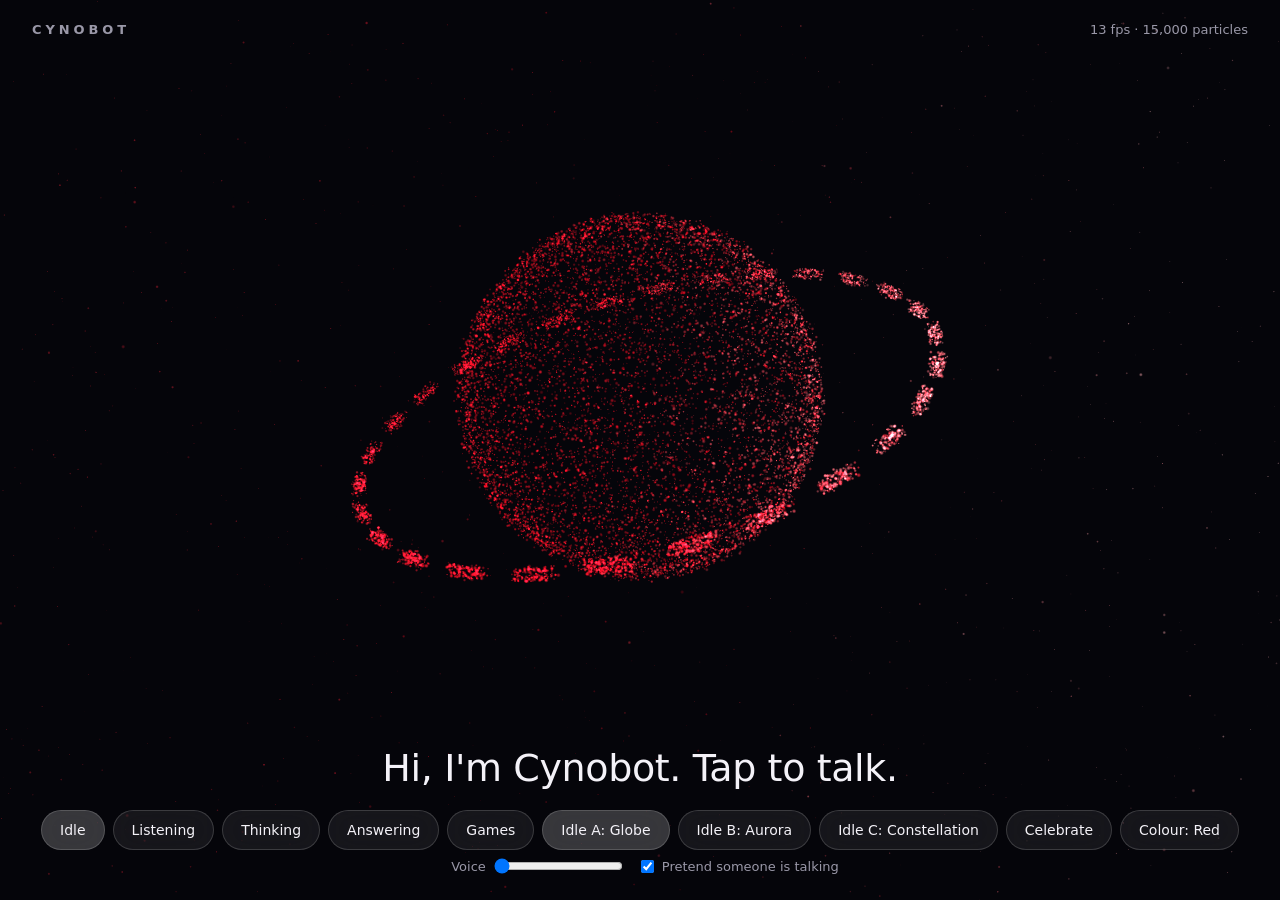
<file: cyno/web/chest/stage-test.html>
<!DOCTYPE html>
<html lang="en">
<head>
  <meta charset="UTF-8" />
  <meta name="viewport" content="width=device-width, initial-scale=1.0" />
  <title>Cynobot — Particle Stage Test</title>
  <!-- Design walk-through, step 1: the particle stage on its own. Not part of the chest screen yet. -->
  <style>
    * { box-sizing: border-box; margin: 0; padding: 0; }
    html, body { width: 100vw; height: 100vh; overflow: hidden; background: #05050a; color: #f4f2f8;
      font-family: -apple-system, BlinkMacSystemFont, "SF Pro Display", "Segoe UI Variable", "Segoe UI", system-ui, sans-serif; }
    canvas { position: fixed; inset: 0; width: 100%; height: 100%; }
    .top { position: fixed; top: 22px; left: 32px; right: 32px; display: flex; justify-content: space-between; font-size: 13px; color: #9a98a8; }
    .top b { font-weight: 600; letter-spacing: 0.3em; }
    .line { position: fixed; left: 0; right: 0; bottom: 110px; text-align: center; font-size: clamp(22px, 3vw, 38px); font-weight: 300; letter-spacing: -0.01em; padding: 0 32px; }
    .bar { position: fixed; left: 0; right: 0; bottom: 26px; display: flex; gap: 8px; justify-content: center; flex-wrap: wrap; align-items: center; }
    button { appearance: none; font: inherit; font-size: 14px; color: #f4f2f8; cursor: pointer; height: 40px; padding: 0 18px; border-radius: 999px;
      background: rgba(255, 255, 255, 0.07); border: 1px solid rgba(255, 255, 255, 0.16); backdrop-filter: blur(16px); -webkit-backdrop-filter: blur(16px); }
    button.on { background: rgba(255, 255, 255, 0.2); }
    label { font-size: 13px; color: #9a98a8; display: flex; align-items: center; gap: 8px; margin-left: 10px; }
    .none { position: fixed; inset: 0; display: none; align-items: center; justify-content: center; color: #9a98a8; }
  </style>
</head>
<body>
  <canvas id="stage"></canvas>
  <div class="none" id="none">This browser can't show the 3D scene; Cynobot would use the plain background.</div>
  <div class="top"><b>CYNOBOT</b><span id="stats"></span></div>
  <div class="line" id="line"></div>
  <div class="bar">
    <button data-state="idle">Idle</button>
    <button data-state="listen">Listening</button>
    <button data-state="think">Thinking</button>
    <button data-state="answer">Answering</button>
    <button data-state="games">Games</button>
    <button data-idle="globe" class="on">Idle A: Globe</button>
    <button data-idle="aurora">Idle B: Aurora</button>
    <button data-idle="stars">Idle C: Constellation</button>
    <button id="burst">Celebrate</button>
    <button id="theme">Colour: Red</button>
    <label>Voice <input type="range" id="level" min="0" max="100" value="0" /></label>
    <label><input type="checkbox" id="talk" checked /> Pretend someone is talking</label>
  </div>
  <script src="particles.js?v=17"></script>
  <script>
    const stage = CynoParticles.create(document.getElementById('stage'));
    if (!stage) document.getElementById('none').style.display = 'flex';
    const LINES = { idle: "Hi, I'm Cynobot. Tap to talk.", listen: "I'm listening…", think: '', answer: 'The Main Campus is at 57 Ramakrishna Road.', games: 'Pick a game' };
    let state = 'idle', theme = 'RED';
    function show(s) {
      state = s; if (stage) stage.setState(s);
      document.getElementById('line').textContent = LINES[s];
      document.querySelectorAll('[data-state]').forEach((b) => b.classList.toggle('on', b.dataset.state === s));
    }
    document.querySelectorAll('[data-state]').forEach((b) => b.addEventListener('click', () => show(b.dataset.state)));
    document.querySelectorAll('[data-idle]').forEach((b) => b.addEventListener('click', () => {
      if (stage) stage.setIdle(b.dataset.idle);
      document.querySelectorAll('[data-idle]').forEach((x) => x.classList.toggle('on', x === b));
      show('idle');
    }));
    document.getElementById('burst').onclick = () => stage && stage.burst();
    document.getElementById('theme').onclick = (e) => { theme = theme === 'RED' ? 'BLUE' : 'RED'; stage && stage.setTheme(theme); e.target.textContent = 'Colour: ' + (theme === 'RED' ? 'Red' : 'Blue'); };
    // Stand-in for a real voice: speech-like bursts while listening or answering.
    setInterval(() => {
      if (!stage) return;
      const slider = Number(document.getElementById('level').value) / 100;
      const talking = document.getElementById('talk').checked && (state === 'listen' || state === 'answer');
      const t = performance.now() / 1000;
      const fake = talking ? Math.max(0, Math.sin(t * 9) * 0.5 + Math.sin(t * 2.3) * 0.5) * 0.8 : 0;
      stage.setLevel(Math.max(slider, fake));
      const s = stage.stats();
      document.getElementById('stats').textContent = `${s.fps} fps · ${s.particles.toLocaleString()} particles`;
    }, 50);
    show('idle');
    window.stage = stage;
    // ?bench=1: time each quality level for 3 seconds and report it to the server.
    if (stage && new URLSearchParams(location.search).get('bench') === '1') (async () => {
      const wait = (ms) => new Promise((r) => setTimeout(r, ms)), out = [];
      for (const scene of ['listen', 'answer']) {
        show(scene);
        for (const q of [0, 1, 2, 3]) { stage.setQuality(q); await wait(3200); const s = stage.stats(); out.push({ scene, particles: s.particles, fps: s.fps }); }
      }
      await fetch('/api/chest-stats', { method: 'POST', headers: { 'Content-Type': 'application/json' },
        body: JSON.stringify({ bench: out, renderer: stage.stats().renderer, scene: `${innerWidth}x${innerHeight} @${devicePixelRatio}` }) });
      document.title = 'bench done';
    })();
  </script>
</body>
</html>
</file>
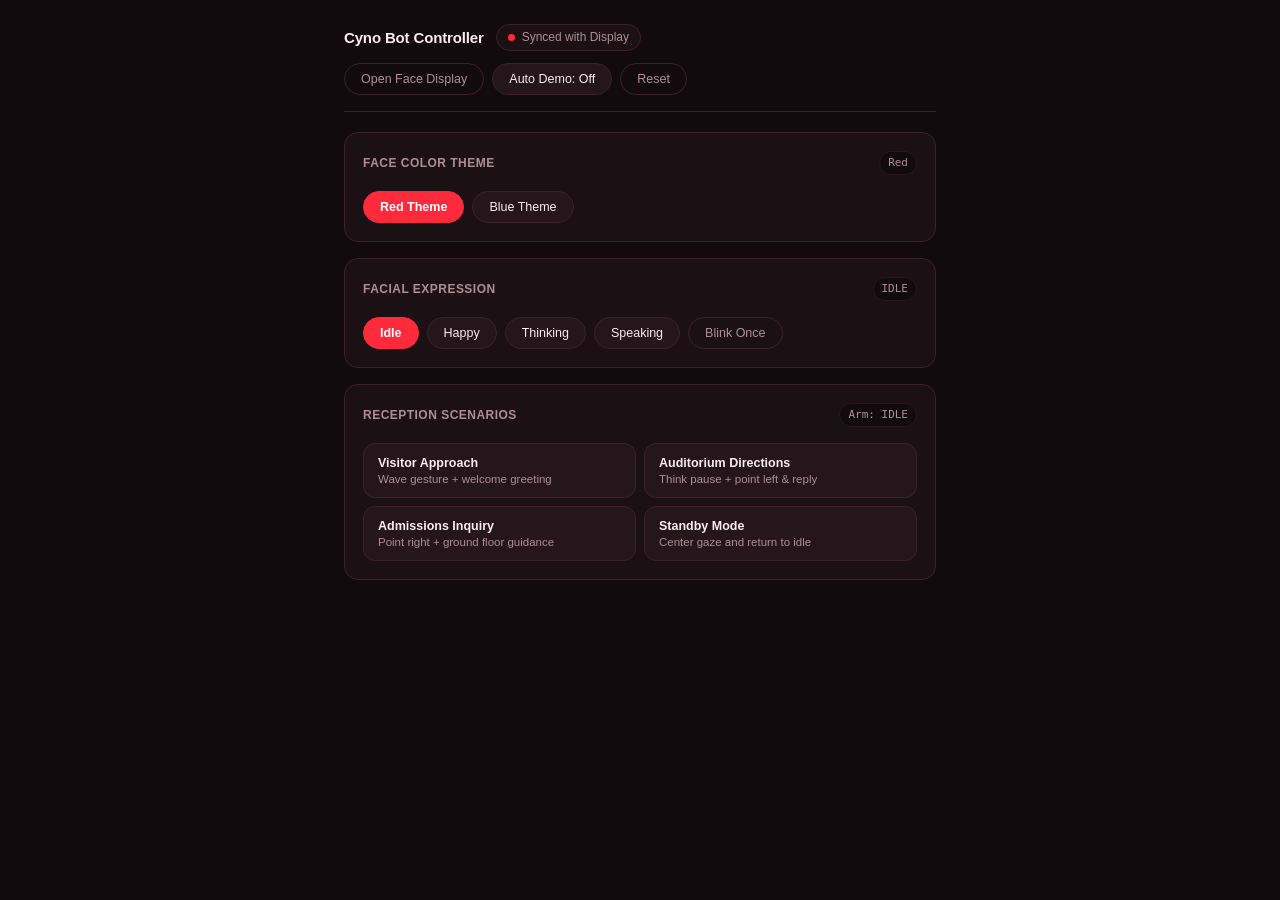
<file: cyno/web/face/controls.html>
<!DOCTYPE html>
<html lang="en">
<head>
  <meta charset="UTF-8" />
  <meta name="viewport" content="width=device-width, initial-scale=1.0" />
  <title>Cyno Bot — Operator Controls</title>
  <style>
    :root {
      --bg: #120b0d;
      --surface: #1b1114;
      --surface-raised: #24161a;
      --surface-hover: #2f1c22;
      --border: #3b2229;
      --border-subtle: #28171c;
      --border-hover: #54303a;
      --text: #fcecef;
      --text-muted: #b08d95;
      --text-dim: #7a5860;
      --accent: #ff2a3c;
      --accent-ink: #ffffff;
      --status-ok: #ff2a3c;
    }

    body.theme-blue {
      --bg: #0c1117;
      --surface: #121923;
      --surface-raised: #182230;
      --surface-hover: #202d40;
      --border: #26364d;
      --border-subtle: #1a2536;
      --border-hover: #355075;
      --text: #eceff4;
      --text-muted: #8b9eb7;
      --text-dim: #5c6f87;
      --accent: #00e5ff;
      --accent-ink: #041218;
      --status-ok: #00e5ff;
    }

    * {
      box-sizing: border-box;
      margin: 0;
      padding: 0;
    }

    html, body {
      background: var(--bg);
      color: var(--text);
      font-family: -apple-system, BlinkMacSystemFont, 'Inter', 'Segoe UI', Roboto, sans-serif;
      font-size: 13px;
      line-height: 1.45;
      min-height: 100vh;
      -webkit-font-smoothing: antialiased;
      user-select: none;
    }

    .app-shell {
      max-width: 640px;
      margin: 0 auto;
      padding: 24px 24px 32px;
      display: flex;
      flex-direction: column;
      gap: 20px;
    }

    /* Header */
    .topbar {
      display: flex;
      align-items: center;
      justify-content: space-between;
      padding-bottom: 16px;
      border-bottom: 1px solid var(--border);
      gap: 12px;
      flex-wrap: wrap;
    }

    .brand {
      display: flex;
      align-items: center;
      gap: 12px;
    }

    .brand-title {
      font-size: 15px;
      font-weight: 600;
      letter-spacing: -0.01em;
      color: var(--text);
    }

    .conn-pill {
      display: inline-flex;
      align-items: center;
      gap: 7px;
      padding: 4px 11px;
      border-radius: 999px;
      background: var(--surface);
      border: 1px solid var(--border);
      font-size: 12px;
      color: var(--text-muted);
    }

    .conn-dot {
      width: 7px;
      height: 7px;
      border-radius: 50%;
      background: var(--status-ok);
    }

    .topbar-actions {
      display: flex;
      align-items: center;
      gap: 8px;
    }

    /* Main Content */
    .workspace {
      display: flex;
      flex-direction: column;
      gap: 16px;
    }

    .panel {
      background: var(--surface);
      border: 1px solid var(--border);
      border-radius: 14px;
      padding: 18px;
      display: flex;
      flex-direction: column;
      gap: 16px;
    }

    .panel-header {
      display: flex;
      align-items: center;
      justify-content: space-between;
    }

    .panel-title {
      font-size: 12px;
      font-weight: 600;
      color: var(--text-muted);
      text-transform: uppercase;
      letter-spacing: 0.04em;
    }

    .panel-readout {
      font-variant-numeric: tabular-nums;
      font-family: ui-monospace, SFMono-Regular, Menlo, monospace;
      font-size: 11px;
      color: var(--text-muted);
      background: var(--bg);
      padding: 3px 8px;
      border-radius: 999px;
      border: 1px solid var(--border-subtle);
    }

    /* Buttons */
    .btn {
      appearance: none;
      background: var(--surface-raised);
      color: var(--text);
      border: 1px solid var(--border);
      padding: 8px 16px;
      border-radius: 999px;
      font-family: inherit;
      font-size: 12.5px;
      font-weight: 500;
      cursor: pointer;
      transition: background 0.12s ease, border-color 0.12s ease, color 0.12s ease, transform 0.08s ease;
      display: inline-flex;
      align-items: center;
      justify-content: center;
      gap: 6px;
      text-decoration: none;
      white-space: nowrap;
    }

    .btn:hover {
      background: var(--surface-hover);
      border-color: var(--border-hover);
    }

    .btn:active {
      transform: scale(0.98);
    }

    .btn.active {
      background: var(--accent);
      color: var(--accent-ink);
      border-color: var(--accent);
      font-weight: 600;
    }

    .btn.subtle {
      background: transparent;
      color: var(--text-muted);
      border-color: var(--border);
    }

    .btn.subtle:hover {
      color: var(--text);
      background: var(--surface-raised);
    }

    .button-group {
      display: flex;
      flex-wrap: wrap;
      gap: 8px;
    }

    .scenario-list {
      display: grid;
      grid-template-columns: repeat(2, 1fr);
      gap: 8px;
    }

    @media (max-width: 520px) {
      .scenario-list {
        grid-template-columns: 1fr;
      }
    }

    .scenario-card {
      background: var(--surface-raised);
      border: 1px solid var(--border);
      border-radius: 12px;
      padding: 12px 14px;
      text-align: left;
      cursor: pointer;
      transition: background 0.12s ease, border-color 0.12s ease;
      display: flex;
      flex-direction: column;
      gap: 3px;
      color: var(--text);
      font-family: inherit;
    }

    .scenario-card:hover {
      background: var(--surface-hover);
      border-color: var(--border-hover);
    }

    .scenario-card-title {
      font-size: 12.5px;
      font-weight: 600;
    }

    .scenario-card-desc {
      font-size: 11.5px;
      color: var(--text-muted);
    }
  </style>
</head>
<body>
  <div class="app-shell">
    <!-- Header -->
    <header class="topbar">
      <div class="brand">
        <span class="brand-title">Cyno Bot Controller</span>
        <div class="conn-pill">
          <span class="conn-dot" id="connDot"></span>
          <span id="connLabel">Synced with Display</span>
        </div>
      </div>
      <div class="topbar-actions">
        <button class="btn subtle" onclick="openDisplayWindow()">Open Face Display</button>
        <button class="btn" id="btnAutoDemo" onclick="toggleAutoDemo()">Auto Demo: Off</button>
        <button class="btn subtle" onclick="resetIdleSim()">Reset</button>
      </div>
    </header>

    <!-- Main Content -->
    <div class="workspace">
      <!-- Face Color Theme -->
      <section class="panel">
        <div class="panel-header">
          <span class="panel-title">Face Color Theme</span>
          <span class="panel-readout" id="themeReadout">Red</span>
        </div>
        <div class="button-group">
          <button class="btn active" id="btnThemeRed" onclick="setFaceTheme('RED')">Red Theme</button>
          <button class="btn" id="btnThemeBlue" onclick="setFaceTheme('BLUE')">Blue Theme</button>
        </div>
      </section>

      <!-- Expressions -->
      <section class="panel">
        <div class="panel-header">
          <span class="panel-title">Facial Expression</span>
          <span class="panel-readout" id="exprReadout">Idle</span>
        </div>
        <div class="button-group">
          <button class="btn active" id="btnExprIdle" onclick="setExpression('IDLE')">Idle</button>
          <button class="btn" id="btnExprHappy" onclick="setExpression('HAPPY')">Happy</button>
          <button class="btn" id="btnExprThinking" onclick="setExpression('THINKING')">Thinking</button>
          <button class="btn" id="btnExprSpeaking" onclick="setExpression('SPEAKING')">Speaking</button>
          <button class="btn subtle" onclick="triggerBlink()">Blink Once</button>
        </div>
      </section>

      <!-- Preset Scenarios -->
      <section class="panel">
        <div class="panel-header">
          <span class="panel-title">Reception Scenarios</span>
          <span class="panel-readout" id="armReadout">Arm: Idle</span>
        </div>
        <div class="scenario-list">
          <button class="scenario-card" onclick="triggerGreetSim()">
            <span class="scenario-card-title">Visitor Approach</span>
            <span class="scenario-card-desc">Wave gesture + welcome greeting</span>
          </button>
          <button class="scenario-card" onclick="triggerAskDemo()">
            <span class="scenario-card-title">Auditorium Directions</span>
            <span class="scenario-card-desc">Think pause + point left & reply</span>
          </button>
          <button class="scenario-card" onclick="triggerAdmissionsDemo()">
            <span class="scenario-card-title">Admissions Inquiry</span>
            <span class="scenario-card-desc">Point right + ground floor guidance</span>
          </button>
          <button class="scenario-card" onclick="resetIdleSim()">
            <span class="scenario-card-title">Standby Mode</span>
            <span class="scenario-card-desc">Center gaze and return to idle</span>
          </button>
        </div>
      </section>
    </div>
  </div>

  <script>
    const CHANNEL_NAME = 'cyno_bot_sync_v1';
    const STORAGE_KEY = 'cyno_bot_state_v1';
    const bc = ('BroadcastChannel' in window) ? new BroadcastChannel(CHANNEL_NAME) : null;
    let displayWin = null;

    const themeReadout = document.getElementById('themeReadout');
    const btnThemeRed = document.getElementById('btnThemeRed');
    const btnThemeBlue = document.getElementById('btnThemeBlue');
    const exprReadout = document.getElementById('exprReadout');
    const armReadout = document.getElementById('armReadout');
    const btnAutoDemo = document.getElementById('btnAutoDemo');

    let currentState = {
      theme: 'RED',
      flow_step: 'IDLE',
      expression: 'IDLE',
      eye_x: 0.0,
      eye_y: 0.0,
      head_pan: 90,
      head_tilt: 90,
      arm_gesture_plan_b: 'IDLE',
      last_spoken_text: 'Welcome to the University! How can I help you today?'
    };

    let autoDemoInterval = null;
    let autoDemoStep = 0;

    function openDisplayWindow() {
      displayWin = window.open('index.html', 'CynoBotFaceDisplay', 'width=1024,height=600');
      setTimeout(() => broadcastState(currentState, false), 350);
    }

    function broadcastState(state, shouldSpeak = false, action = null) {
      currentState = { ...currentState, ...state };
      updateControllerUI();

      const payload = {
        type: 'CYNO_STATE_UPDATE',
        state: currentState,
        speak: shouldSpeak,
        action: action,
        ts: Date.now()
      };

      if (bc) {
        bc.postMessage(payload);
      }

      try {
        localStorage.setItem(STORAGE_KEY, JSON.stringify(payload));
      } catch (e) {}

      if (displayWin && !displayWin.closed) {
        try { displayWin.postMessage(payload, '*'); } catch (e) {}
      }
      if (window.opener && !window.opener.closed) {
        try { window.opener.postMessage(payload, '*'); } catch (e) {}
      }
    }

    function updateControllerUI() {
      const isBlue = currentState.theme === 'BLUE';
      document.body.classList.toggle('theme-blue', isBlue);
      if (themeReadout) themeReadout.textContent = isBlue ? 'Blue' : 'Red';
      if (btnThemeRed) btnThemeRed.classList.toggle('active', !isBlue);
      if (btnThemeBlue) btnThemeBlue.classList.toggle('active', isBlue);

      exprReadout.textContent = currentState.expression || 'IDLE';
      armReadout.textContent = `Arm: ${currentState.arm_gesture_plan_b || 'IDLE'}`;

      const map = {
        IDLE: 'btnExprIdle',
        HAPPY: 'btnExprHappy',
        GREET: 'btnExprHappy',
        THINKING: 'btnExprThinking',
        SPEAKING: 'btnExprSpeaking'
      };
      ['btnExprIdle', 'btnExprHappy', 'btnExprThinking', 'btnExprSpeaking'].forEach(id => {
        const el = document.getElementById(id);
        if (el) el.classList.toggle('active', map[currentState.expression] === id);
      });
    }

    function setFaceTheme(theme) {
      broadcastState({ theme: theme === 'BLUE' ? 'BLUE' : 'RED' }, false);
    }

    function setExpression(expr) {
      let spokenText = currentState.last_spoken_text;
      let flow = currentState.flow_step;
      let arm = 'IDLE';
      let shouldSpeak = false;

      if (expr === 'IDLE') {
        flow = 'IDLE';
        spokenText = 'Standing by at the University Entrance.';
      } else if (expr === 'HAPPY' || expr === 'GREET') {
        flow = 'GREET';
        arm = 'WAVE';
        spokenText = 'Hello there! Welcome to the University!';
      } else if (expr === 'THINKING') {
        flow = 'CONVERSE';
        spokenText = 'Processing your question...';
      } else if (expr === 'SPEAKING') {
        flow = 'CONVERSE';
        arm = 'POINT_RIGHT';
        spokenText = 'Welcome to the University! The Admissions Office is on the Ground Floor to your right.';
        shouldSpeak = true;
      }

      broadcastState({
        flow_step: flow,
        expression: expr,
        arm_gesture_plan_b: arm,
        last_spoken_text: spokenText
      }, shouldSpeak);
    }

    function setGaze(normX, normY) {
      const nx = Math.max(-1, Math.min(1, normX));
      const ny = Math.max(-1, Math.min(1, normY));
      const pan = Math.round(90 + nx * 40);
      const tilt = Math.round(90 - ny * 15);

      broadcastState({
        eye_x: nx,
        eye_y: ny,
        head_pan: pan,
        head_tilt: tilt,
        flow_step: (nx === 0 && ny === 0) ? currentState.flow_step : 'ATTEND'
      }, false);

      sendTrackToBackend(true, nx, ny, 190, false);
    }

    function triggerBlink() {
      broadcastState({}, false, 'BLINK');
    }

    function triggerGreetSim() {
      const normX = currentState.eye_x || 0;
      const normY = currentState.eye_y || 0;
      const pan = Math.round(90 + normX * 40);
      const tilt = Math.round(90 - normY * 15);

      broadcastState({
        flow_step: 'GREET',
        expression: 'GREET',
        eye_x: normX,
        eye_y: normY,
        head_pan: pan,
        head_tilt: tilt,
        arm_gesture_plan_b: 'WAVE',
        last_spoken_text: 'Welcome to the university! How can I help you today?'
      }, true);

      sendTrackToBackend(true, normX, normY, 180, true);
    }

    function triggerAskDemo() {
      broadcastState({
        flow_step: 'CONVERSE',
        expression: 'THINKING',
        arm_gesture_plan_b: 'IDLE',
        last_spoken_text: 'Finding directions to the Main Auditorium...'
      }, false);

      setTimeout(() => {
        broadcastState({
          flow_step: 'CONVERSE',
          expression: 'SPEAKING',
          arm_gesture_plan_b: 'POINT_LEFT',
          last_spoken_text: 'The Main Auditorium is located on the First Floor, just past the central lobby.'
        }, true);
      }, 1600);
    }

    function triggerAdmissionsDemo() {
      broadcastState({
        flow_step: 'CONVERSE',
        expression: 'SPEAKING',
        arm_gesture_plan_b: 'POINT_RIGHT',
        last_spoken_text: 'The Admissions Office is on the Ground Floor to your right.'
      }, true);
    }

    function resetIdleSim() {
      if (autoDemoInterval) {
        toggleAutoDemo();
      }
      broadcastState({
        flow_step: 'IDLE',
        expression: 'IDLE',
        eye_x: 0.0,
        eye_y: 0.0,
        head_pan: 90,
        head_tilt: 90,
        arm_gesture_plan_b: 'IDLE',
        last_spoken_text: 'Welcome to the University! How can I help you today?'
      }, false, 'STOP_SPEECH');

      sendTrackToBackend(false, 0, 0, 200, false);
    }

    function toggleAutoDemo() {
      if (autoDemoInterval) {
        clearInterval(autoDemoInterval);
        autoDemoInterval = null;
        btnAutoDemo.textContent = 'Auto Demo: Off';
        btnAutoDemo.classList.remove('active');
        return;
      }

      btnAutoDemo.textContent = 'Auto Demo: On';
      btnAutoDemo.classList.add('active');
      autoDemoStep = 0;

      const runStep = () => {
        switch (autoDemoStep % 6) {
          case 0:
            setGaze(-0.65, 0);
            break;
          case 1:
            setGaze(0.65, -0.2);
            break;
          case 2:
            setGaze(0, 0);
            triggerGreetSim();
            break;
          case 3:
            setExpression('THINKING');
            break;
          case 4:
            setExpression('SPEAKING');
            break;
          case 5:
            broadcastState({
              flow_step: 'IDLE',
              expression: 'IDLE',
              eye_x: 0,
              eye_y: 0,
              head_pan: 90,
              head_tilt: 90,
              arm_gesture_plan_b: 'IDLE',
              last_spoken_text: 'Welcome to the University! How can I help you today?'
            }, false);
            break;
        }
        autoDemoStep++;
      };

      runStep();
      autoDemoInterval = setInterval(runStep, 3500);
    }

    // Listen for state updates from Display or Backend
    function handleIncomingMessage(msg) {
      if (!msg || msg.type !== 'CYNO_STATE_UPDATE' || !msg.state) return;
      currentState = { ...currentState, ...msg.state };
      updateControllerUI();
    }

    if (bc) {
      bc.onmessage = (ev) => handleIncomingMessage(ev.data);
    }
    window.addEventListener('message', (ev) => handleIncomingMessage(ev.data));
    window.addEventListener('storage', (ev) => {
      if (ev.key === STORAGE_KEY && ev.newValue) {
        try { handleIncomingMessage(JSON.parse(ev.newValue)); } catch (e) {}
      }
    });

    function sendTrackToBackend(detected, normX, normY, dist, greet) {
      if (location.protocol === 'file:') return;
      fetch('/api/vision/track', {
        method: 'POST',
        headers: { 'Content-Type': 'application/json' },
        body: JSON.stringify({
          person_detected: detected,
          norm_x: normX,
          norm_y: normY,
          distance_cm: dist,
          trigger_greet: greet
        })
      }).catch(() => {});
    }

    try {
      const saved = localStorage.getItem(STORAGE_KEY);
      if (saved) {
        const parsed = JSON.parse(saved);
        if (parsed && parsed.state) {
          currentState = { ...currentState, ...parsed.state };
        }
      }
    } catch (e) {}

    updateControllerUI();
  </script>
</body>
</html>
</file>
